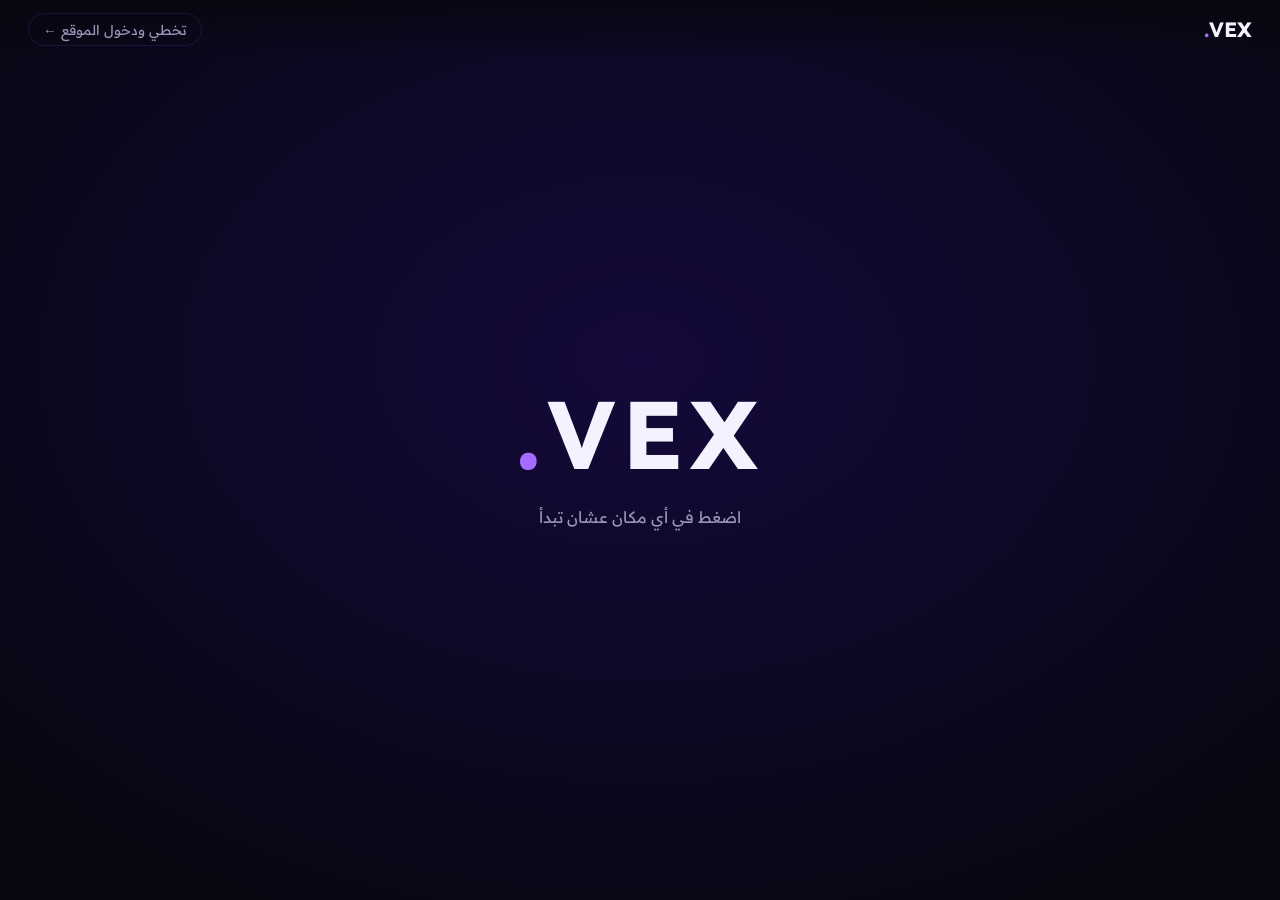
<file: intro.html>
<!DOCTYPE html>
<html lang="ar" dir="rtl">
<head>
<meta charset="UTF-8">
<meta name="viewport" content="width=device-width, initial-scale=1.0">
<title>VEX — أهلاً بيك</title>
<link rel="preconnect" href="https://fonts.googleapis.com">
<link href="https://fonts.googleapis.com/css2?family=Readex+Pro:wght@300;400;600;700;900&display=swap" rel="stylesheet">
<style>
  :root { --purple:#8B3DFF; --purple-bright:#A66BFF; --fg:#F4F2FF; --muted:#9A94B8; --border:rgba(139,61,255,.18); }
  * { margin:0; padding:0; box-sizing:border-box; }
  html, body { height:100%; }
  body { background:#06070F; color:var(--fg); font-family:'Readex Pro',sans-serif; overflow:hidden; }

  header.lab-nav {
    position:fixed; inset-inline:0; top:0; z-index:50; display:flex; align-items:center;
    justify-content:space-between; padding:16px 28px;
    background:linear-gradient(180deg, rgba(6,7,15,.85), transparent);
  }
  .logo { font-weight:900; font-size:1.3rem; color:var(--fg); text-decoration:none; }
  .logo span { color:var(--purple-bright); }
  .back-link {
    color:var(--muted); text-decoration:none; font-size:.85rem; border:1px solid var(--border);
    padding:7px 14px; border-radius:999px; transition:.2s;
  }
  .back-link:hover { color:var(--fg); border-color:var(--purple); background:rgba(139,61,255,.12); }

  /* Intro: full-viewport video, edge to edge, never cropped */
  #intro { position:relative; height:100vh; height:100svh; display:grid; place-items:center; }
  #videoWrapA {
    position:relative; width:100vw; aspect-ratio:16/9; overflow:hidden; background:#06070F;
  }
  #videoWrapA video { width:100%; height:100%; object-fit:contain; display:block; }
  #videoWrapA:fullscreen { width:100%; height:100%; aspect-ratio:auto; background:#000; }
  #titleA {
    position:absolute; top:8vh; inset-inline:0; text-align:center; z-index:3;
    font-weight:900; font-size:clamp(2rem,7vw,5.5rem); line-height:1.1; pointer-events:none;
    text-shadow:0 4px 30px rgba(6,7,15,.85), 0 1px 8px rgba(6,7,15,.6);
  }

  /* Enter gate: shown only when unmuted autoplay is blocked */
  #enterGate {
    position:fixed; inset:0; z-index:40; display:none; place-items:center; cursor:pointer;
    background:radial-gradient(120% 120% at 50% 40%, #14093A 0%, #06070F 60%);
  }
  #enterGate.show { display:grid; }
  .gate-inner { text-align:center; animation:gatePulse 2.2s ease-in-out infinite; }
  .gate-logo { font-weight:900; font-size:clamp(3rem,10vw,6rem); letter-spacing:.06em; }
  .gate-logo span { color:var(--purple-bright); }
  .gate-hint { margin-top:14px; color:var(--muted); font-size:clamp(.85rem,2vw,1rem); }
  @keyframes gatePulse { 0%,100% { opacity:.75; transform:scale(1); } 50% { opacity:1; transform:scale(1.03); } }

  /* Fade to site when the intro ends */
  #fadeOut {
    position:fixed; inset:0; z-index:60; background:#06070F; opacity:0;
    pointer-events:none; transition:opacity .8s ease;
  }
  #fadeOut.show { opacity:1; }
</style>
</head>
<body>

<!-- INTRO MODULE for the main VEX site (prepared in the lab, pending "نزل").
     Drop this file + intro-sceneA.mp4 + posters/intro-sceneA.jpg into the site
     and link/redirect to it. Video ends -> fades straight into ./ (the site). -->
<header class="lab-nav">
  <a class="logo" href="./">VEX<span>.</span></a>
  <div class="nav-links">
    <a class="back-link" href="./">تخطي ودخول الموقع ←</a>
  </div>
</header>

<div id="intro">
  <h1 id="titleA">الشغل اللي بيتشاف</h1>
  <div id="videoWrapA">
    <video id="videoA" src="intro-sceneA.mp4" poster="posters/intro-sceneA.jpg" preload="auto" muted playsinline autoplay></video>
  </div>
</div>

<div id="enterGate" role="button" aria-label="اضغط للدخول">
  <div class="gate-inner">
    <div class="gate-logo">VEX<span>.</span></div>
    <div class="gate-hint">اضغط في أي مكان عشان تبدأ</div>
  </div>
</div>
<div id="fadeOut"></div>

<script>
const videoA = document.getElementById("videoA");
const videoWrapA = document.getElementById("videoWrapA");
const enterGate = document.getElementById("enterGate"), fadeOut = document.getElementById("fadeOut");

// Sound without a button: try unmuted autoplay (works with high Media Engagement),
// otherwise hold on a cinematic enter gate; the first tap starts the intro with sound.
let introStarted = false;
async function beginIntro(withSound) {
  introStarted = true;
  enterGate.classList.remove("show");
  const portraitPhone = matchMedia("(max-width: 767px) and (orientation: portrait)").matches;
  if (portraitPhone) {
    try {
      if (videoWrapA.requestFullscreen) {
        await videoWrapA.requestFullscreen();
        try { await screen.orientation.lock("landscape"); } catch (e) {}
      } else if (videoA.webkitEnterFullscreen) {
        videoA.webkitEnterFullscreen(); // iOS: native fullscreen player, uncropped
      }
    } catch (e) {}
  }
  videoA.muted = !withSound;
  videoA.currentTime = 0;
  videoA.play().catch(() => { videoA.muted = true; videoA.play().catch(() => {}); });
}
(async () => {
  try {
    videoA.muted = false;
    await videoA.play();
    introStarted = true; // unmuted autoplay allowed (returning/high-engagement visitor)
  } catch (e) {
    videoA.muted = true;
    videoA.pause();
    enterGate.classList.add("show");
    enterGate.addEventListener("pointerdown", () => beginIntro(true), { once: true });
  }
})();

// When the intro ends, fade out and bring up the site - no extra click, nothing in between.
videoA.addEventListener("ended", () => {
  try { screen.orientation.unlock(); } catch (e) {}
  if (document.fullscreenElement) { document.exitFullscreen().catch(() => {}); }
  fadeOut.classList.add("show");
  setTimeout(() => { location.assign("./"); }, 850);
});
</script>
</body>
</html>
</file>
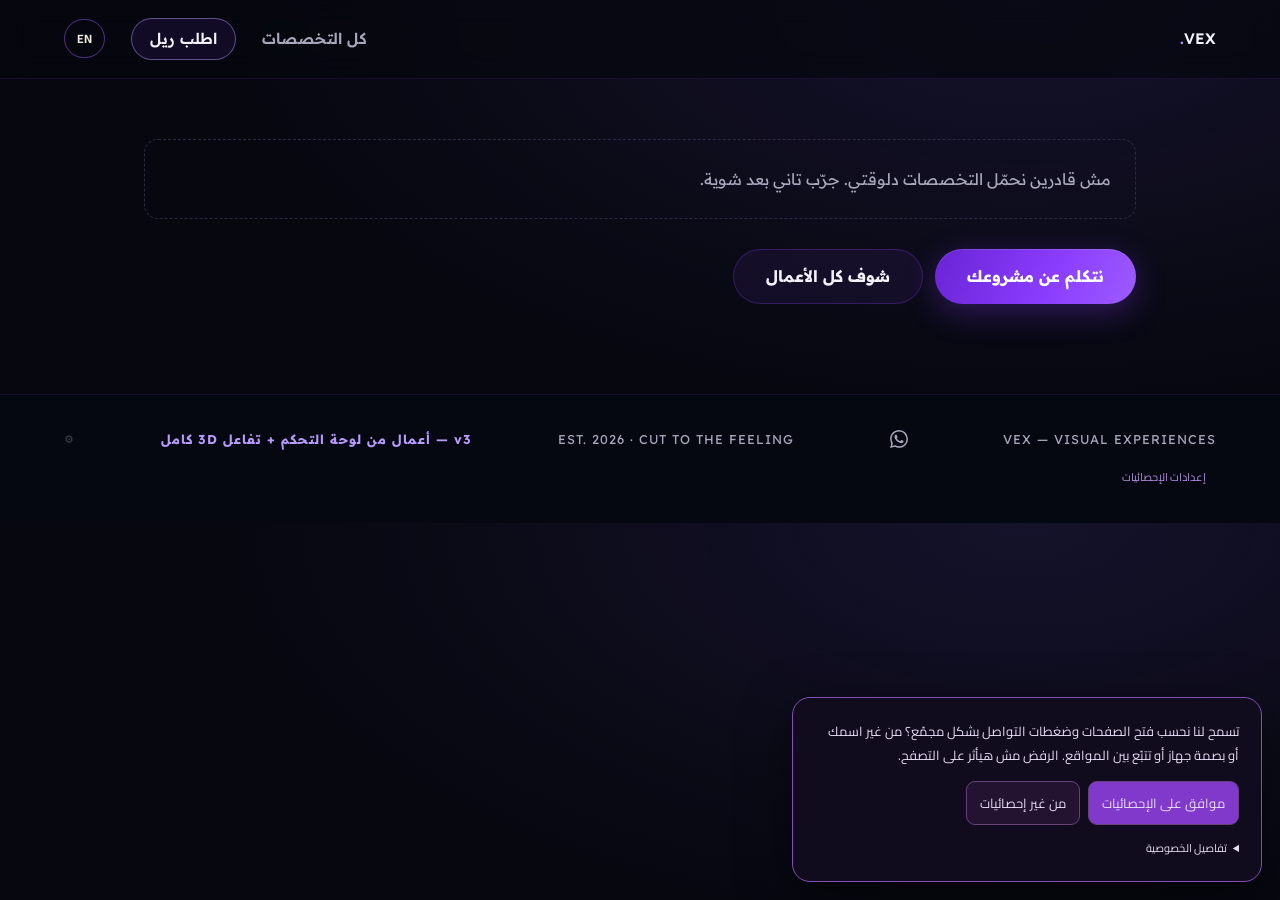
<file: niche.html>
<!DOCTYPE html>
<html lang="ar" dir="rtl">
<head>
<meta charset="UTF-8">
<meta name="viewport" content="width=device-width, initial-scale=1.0">
<title>VEX | التخصصات</title>
<meta name="description" content="تخصصات مونتاج الريلز من VEX. تفاصيل المجال وأمثلة الفيديو وقبل وبعد.">
<meta property="og:type" content="website">
<meta property="og:title" content="VEX | مونتاج ريلز لمجالك">
<meta property="og:description" content="شوف تخصصات المونتاج والأعمال من VEX.">
<meta property="og:image" content="https://aoabbtazodqpkkriitfj.supabase.co/storage/v1/object/public/covers/1795425088651-4mezma.jpg">
<meta property="og:image:width" content="1200">
<meta property="og:image:height" content="630">
<meta name="twitter:card" content="summary_large_image">
<link rel="preconnect" href="https://fonts.googleapis.com">
<link rel="preconnect" href="https://fonts.gstatic.com" crossorigin>
<link href="https://fonts.googleapis.com/css2?family=Cairo:wght@400;600;700;900&display=swap" rel="stylesheet">
<link rel="stylesheet" href="styles.css?v=premium-20261123">
<link rel="stylesheet" href="niches.css?v=vx1">
<link rel="stylesheet" href="brand.css?v=premium-20261123">
<style>#language-toggle{font:700 12px Cairo,Arial,sans-serif;color:var(--cream);background:transparent;border:1px solid #9758ec88;border-radius:30px;padding:7px 12px;cursor:pointer;white-space:nowrap}#language-toggle:hover,#language-toggle:focus-visible{background:#7e33d733;outline:2px solid #9f70ff;outline-offset:3px}html[lang=en] .hero-content,html[lang=en] .about-copy,html[lang=en] .contact-copy{text-align:left}html[lang=en] .hero-title{letter-spacing:-.035em;line-height:1.08;font-family:Arial,sans-serif}html[lang=en] .niche-detail h1,html[lang=en] .niche-detail h2{font-family:Arial,sans-serif}html[lang=en] .niche-card p{line-height:1.7}@media(max-width:640px){.nav nav{flex-wrap:wrap}#language-toggle{font-size:11px;padding:5px 9px}html[lang=en] .nav nav{gap:7px;font-size:11px}html[lang=en] .nav-cta{padding:7px 10px}}
</style>
</head>
<body class="niche-page">
<header class="nav"><a class="nav-logo" href="./" style="color:inherit;text-decoration:none">VEX<span>.</span></a><nav><a href="./#niches">كل التخصصات</a><a href="./#contact" class="nav-cta" data-contact-action>اطلب ريل</a></nav></header>
<main class="niche-detail"><div id="niche-detail"><p class="niche-empty">بنحمّل الصفحة…</p></div><div class="niche-cta"><a href="./#contact" class="btn btn-primary" data-contact-action>نتكلم عن مشروعك</a><a href="./#work" class="btn btn-ghost">شوف كل الأعمال</a></div></main>
<footer>
  <div class="footer-row">
    <span>VEX — VISUAL EXPERIENCES</span>
    <div class="footer-socials">
      <a id="social-whatsapp" href="#" target="_blank" rel="noopener" aria-label="واتساب" title="واتساب">
        <svg viewBox="0 0 24 24" width="18" height="18" fill="currentColor"><path d="M17.472 14.382c-.297-.149-1.758-.867-2.03-.967-.273-.099-.471-.148-.67.15-.197.297-.767.966-.94 1.164-.173.199-.347.223-.644.075-.297-.15-1.255-.463-2.39-1.475-.883-.788-1.48-1.761-1.653-2.059-.173-.297-.018-.458.13-.606.134-.133.297-.347.446-.52.149-.174.198-.298.297-.497.1-.198.05-.371-.025-.52-.074-.149-.669-1.612-.916-2.207-.242-.579-.487-.5-.669-.51-.173-.008-.371-.01-.57-.01-.198 0-.52.074-.792.372-.272.297-1.04 1.016-1.04 2.479 0 1.462 1.065 2.875 1.213 3.074.149.198 2.096 3.2 5.077 4.487.709.306 1.262.489 1.694.625.712.227 1.36.195 1.871.118.571-.085 1.758-.719 2.006-1.413.248-.694.248-1.289.173-1.413-.074-.124-.272-.198-.57-.347m-5.421 7.403h-.004a9.87 9.87 0 0 1-5.031-1.378l-.361-.214-3.741.982.998-3.648-.235-.374a9.86 9.86 0 0 1-1.51-5.26c.001-5.45 4.436-9.884 9.888-9.884 2.64 0 5.122 1.03 6.988 2.898a9.825 9.825 0 0 1 2.893 6.994c-.003 5.45-4.437 9.884-9.885 9.884m8.413-18.297A11.815 11.815 0 0 0 12.05 0C5.495 0 .16 5.335.157 11.892c0 2.096.547 4.142 1.588 5.945L.057 24l6.305-1.654a11.882 11.882 0 0 0 5.683 1.448h.005c6.554 0 11.89-5.335 11.893-11.893a11.821 11.821 0 0 0-3.48-8.413z"/></svg>
      </a>
      <a id="social-facebook" href="#" target="_blank" rel="noopener" aria-label="فيسبوك" title="فيسبوك" hidden>
        <svg viewBox="0 0 24 24" width="18" height="18" fill="currentColor"><path d="M24 12.073c0-6.627-5.373-12-12-12s-12 5.373-12 12c0 5.99 4.388 10.954 10.125 11.854v-8.385H7.078v-3.47h3.047V9.43c0-3.007 1.792-4.669 4.533-4.669 1.312 0 2.686.235 2.686.235v2.953H15.83c-1.491 0-1.956.925-1.956 1.874v2.25h3.328l-.532 3.47h-2.796v8.385C19.612 23.027 24 18.062 24 12.073z"/></svg>
      </a>
      <a id="social-instagram" href="#" target="_blank" rel="noopener" aria-label="إنستجرام" title="إنستجرام" hidden>
        <svg viewBox="0 0 24 24" width="18" height="18" fill="currentColor"><path d="M12 0C8.74 0 8.333.015 7.053.072 5.775.132 4.905.333 4.14.63c-.789.306-1.459.717-2.126 1.384S.935 3.35.63 4.14C.333 4.905.131 5.775.072 7.053.012 8.333 0 8.74 0 12s.015 3.667.072 4.947c.06 1.277.261 2.148.558 2.913.306.788.717 1.459 1.384 2.126.667.666 1.336 1.079 2.126 1.384.766.296 1.636.499 2.913.558C8.333 23.988 8.74 24 12 24s3.667-.015 4.947-.072c1.277-.06 2.148-.262 2.913-.558.788-.306 1.459-.718 2.126-1.384.666-.667 1.079-1.335 1.384-2.126.296-.765.499-1.636.558-2.913.06-1.28.072-1.687.072-4.947s-.015-3.667-.072-4.947c-.06-1.277-.262-2.149-.558-2.913-.306-.789-.718-1.459-1.384-2.126C21.319 1.347 20.651.935 19.86.63c-.765-.297-1.636-.499-2.913-.558C15.667.012 15.26 0 12 0zm0 2.16c3.203 0 3.585.016 4.85.071 1.17.055 1.805.249 2.227.415.562.217.96.477 1.382.896.419.42.679.819.896 1.381.164.422.36 1.057.413 2.227.057 1.266.07 1.646.07 4.85s-.015 3.585-.074 4.85c-.061 1.17-.256 1.805-.421 2.227-.224.562-.479.96-.899 1.382-.419.419-.824.679-1.38.896-.42.164-1.065.36-2.235.413-1.274.057-1.649.07-4.859.07-3.211 0-3.586-.015-4.859-.074-1.171-.061-1.816-.256-2.236-.421-.569-.224-.96-.479-1.379-.899-.421-.419-.69-.824-.9-1.38-.165-.42-.359-1.065-.42-2.235-.045-1.26-.061-1.649-.061-4.844 0-3.196.016-3.586.061-4.861.061-1.17.255-1.814.42-2.234.21-.57.479-.96.9-1.381.419-.419.81-.689 1.379-.898.42-.166 1.051-.361 2.221-.421 1.275-.045 1.65-.06 4.859-.06zm0 3.678a6.162 6.162 0 1 0 0 12.324 6.162 6.162 0 1 0 0-12.324zM12 16c-2.21 0-4-1.79-4-4s1.79-4 4-4 4 1.79 4 4-1.79 4-4 4zm7.846-10.405a1.441 1.441 0 0 1-2.88 0 1.44 1.44 0 0 1 2.88 0z"/></svg>
      </a>
    </div>
    <span>EST. 2026 · CUT TO THE FEELING</span>
    <span class="version">v3 — أعمال من لوحة التحكم + تفاعل 3D كامل</span> <a href="admin.html" style="opacity:.35;font-size:11px;color:inherit;text-decoration:none" title="لوحة التحكم">⚙</a>
  </div>
</footer>
<script>
(async()=>{try{const r=await fetch('https://aoabbtazodqpkkriitfj.supabase.co/rest/v1/site_links?select=key,url',{headers:{apikey:'sb_publishable_PKo1mx_pBxg16R8y2_6y6Q_aGRWWDU4'},cache:'no-store'});if(!r.ok)throw Error('links');const rows=await r.json();for(const k of ['whatsapp','facebook','instagram']){const row=rows.find(v=>v.key===k);const a=document.getElementById('social-'+k);if(row?.url&&a){a.href=row.url;a.hidden=false;if(k==='whatsapp'){document.querySelectorAll('[data-contact-action]').forEach(b=>{b.href=row.url;b.target='_blank';b.rel='noopener noreferrer'})}}}}catch(e){console.warn('social links unavailable',e)}})();
</script>
<script src="vex-player.js?v=1"></script><script src="niches.js?v=vx5"></script>
<script>(()=>{'use strict';
const pairs=[['مطاعم وكافيهات','Restaurants & cafés'],['مونتاج ريلز للمطاعم والكافيهات.','Reel editing for restaurants and cafés.'],['القهوة | قبل وبعد','Coffee | Before & after'],['مقارنة قبل وبعد المونتاج، بكابشن عربي وعناصر موشن. ١٤ ثانية · 9:16.','Before and after editing, with Arabic captions and motion graphics. 14 seconds · 9:16.'],['الفيديوهات','Videos'],

['الأعمال','Work'],['التخصصات','Playlists'],['عنّي','About'],['اطلب ريل','Start a project'],['تخطي / Skip ↗','Skip ↗'],['مش مجرد فيديو.','More than a video.'],['دي تجربة.','An experience.'],['مونتاج ريلز بإيقاع محسوب، وتفاصيل تخلي كل ثانية ليها معنى.','Reels with deliberate rhythm and details that make every second count.'],['شوف الشغل','Explore the work'],['اطلب ريل دلوقتي','Start your reel'],['✦ جرّب تسحب المشهد وتدوس على الحاجات الطايرة','✦ Drag the scene and tap the floating objects'],['شغلي، حسب مجالك','Work for your world'],['اختار البلاي ليست الأقرب لمشروعك وشوف الشغل من جواها.','Choose a playlist that fits your project. Explore the work inside.'],['الفكرة تستحق تتقدم صح','Your idea deserves the right cut'],['أنا VEX Editor. بشتغل على تحويل اللقطات الخام لفيديو متماسك — سريع لما يحتاج، وهادي لما اللحظة تستاهل. الهدف مش مؤثرات أكتر؛ الهدف إن الرسالة توصل وتفضل في الذاكرة.','I am VEX Editor. I turn raw footage into a clear, cohesive video. Fast when it needs energy. Quiet when the moment calls for it. The goal is not more effects. It is a message that stays with you.'],['إيقاع يخدم القصة','Rhythm that serves the story'],['تفاصيل بصرية محسوبة','Intentional visual details'],['تواصل واضح من البداية','Clear communication from day one'],['خلّي فكرتك تتحرك','Put your idea in motion'],['أسرع طريقة توصل بيها: رسالة واتساب على طول. ولو تحب تبعت تفاصيل مشروعك مكتوبة، الفورم تحت.','The fastest way to reach me is WhatsApp. Prefer to write out your project? Use the request form below.'],['كلمني واتساب','Message me on WhatsApp'],['أو املأ فورم الطلب ↗','Or fill out the project form ↗'],['كل التخصصات','All playlists'],['بنحمّل الصفحة…','Loading playlist…'],['نتكلم عن مشروعك','Talk about your project'],['شوف كل الأعمال','Explore all work'],['VEX / التخصصات','VEX / PLAYLISTS'],['الأمثلة وقبل / بعد','Work and before / after'],['قبل المونتاج','Before editing'],['بعد المونتاج','After editing'],['الفيديو','Video'],['مفيش فيديو مضاف لسه.','No video added yet.'],['شاهد الفيديو ↗','Watch video ↗'],['الصفحة مش موجودة','Playlist not found'],['ممكن تكون اتشالت أو لسه مش منشورة.','It may have been removed or is not published yet.'],['الأمثلة هتتضاف هنا قريب. تقدر تشوف الأعمال الحالية من الصفحة الرئيسية.','Examples are coming soon. Explore the current work on the home page.'],['مش قادرين نحمّل التخصصات دلوقتي. جرّب تاني بعد شوية.','Playlists could not load. Please try again shortly.'],['دكاترة الأسنان','Dentistry'],['العقارات','Real estate'],['البودكاست','Podcasts'],['الأثاث والديكور','Furniture & interiors'],['أخرى','Other projects'],['سوشيال ميديا','Social media'],['مونتاج ريلز لمحتوى عيادات الأسنان.','Reel editing for dental clinics.'],['مونتاج ريلز للعقارات والجولات المصورة.','Reel editing for property and video tours.'],['تحويل لحظات الحوار لمقاطع قصيرة.','Turning conversations into short clips.'],['المهندس علاء 2 — ريل','Alaa | Furniture reel 2'],['ريل أثاث | المهندس علاء','Alaa | Furniture reel'],['مونتاجي — ريل 2','My edit | Reel 2'],['شركه طابعات و احبلر— ريل','Printers & ink | Reel'],['مونتاج كامل: إيقاع، انتقالات، وألوان.','Full edit: pacing, transitions and colour.'],['قطع سريع على البيت مع كابشن متزامن.','Fast beat cuts with synced captions.'],['ستايل هادئ وخفيف يوصل الرساله وع الحفاظ على اللوان وهويه العميل 💜','A calm, light edit that keeps the message clear and the client\'s colours and identity intact. 💜'],['ريل دعائي لكنبة كورنر مودرن بنعرض تفاصيلها من قريب','A promotional reel exploring the details of a modern corner sofa.'],['v3 — أعمال من لوحة التحكم + تفاعل 3D كامل','v3 · Portfolio & interactive 3D']];
const ar=new Map(pairs),en=new Map(pairs.map(([a,b])=>[b,a]));let lang;try{lang=localStorage.getItem('vex-language')}catch{}lang=lang==='en'?'en':'ar';
const originals=new WeakMap();let queued=false;
function apply(){document.documentElement.lang=lang;document.documentElement.dir=lang==='en'?'ltr':'rtl';document.title=document.body.classList.contains('niche-page')?(lang==='en'?'VEX | Playlists':'VEX | التخصصات'):(lang==='en'?'VEX | Reel editing & visual experiences':'VEX | مونتاج ريلز');
 const walker=document.createTreeWalker(document.body,NodeFilter.SHOW_TEXT,{acceptNode:n=>n.parentElement.closest('script,style,svg,#language-toggle')?NodeFilter.FILTER_REJECT:NodeFilter.FILTER_ACCEPT});let n;while(n=walker.nextNode()){let original=originals.get(n);if(!original){original=n.textContent;originals.set(n,original)}const key=original.trim();let translated=lang==='en'?ar.get(key):undefined;if(lang==='en'&&!translated&&/^\d+ فيديو · افتح البلاي ليست ←$/.test(key))translated=key.match(/^\d+/)[0]+' videos · Explore playlist →';n.textContent=translated||original;}
 const b=document.getElementById('language-toggle');if(b){b.textContent=lang==='ar'?'EN':'العربية';b.setAttribute('aria-label',lang==='ar'?'Switch to English':'التبديل للعربية');} }
const b=document.createElement('button');b.id='language-toggle';b.type='button';b.onclick=()=>{lang=lang==='ar'?'en':'ar';try{localStorage.setItem('vex-language',lang)}catch{}apply()};document.querySelector('.nav nav').append(b);apply();new MutationObserver(ms=>{if(ms.some(m=>m.type==='childList'&&[...m.addedNodes].some(n=>n.nodeType===1))&&!queued){queued=true;queueMicrotask(()=>{queued=false;apply()})}}).observe(document.body,{childList:true,subtree:true});
})();
</script>
<script>(()=>{'use strict';const endpoint='https://aoabbtazodqpkkriitfj.supabase.co/rest/v1/rpc/vex_count';const key='sb_publishable_PKo1mx_pBxg16R8y2_6y6Q_aGRWWDU4';let choice;try{choice=localStorage.getItem('vex-stats-choice')}catch{}let counted=false,lastClick=0;const en=()=>document.documentElement.lang==='en';const t=(a,b)=>en()?b:a;const page=()=>new URLSearchParams(location.search).get('slug')||'home';function send(event){if(choice!=='yes'||navigator.doNotTrack==='1'||navigator.globalPrivacyControl)return;fetch(endpoint,{method:'POST',headers:{apikey:key,'Content-Type':'application/json'},body:JSON.stringify({p_event:event,p_page:page()}),keepalive:true}).catch(()=>{})}function opened(){if(counted)return;counted=true;send('page_open');if(page()!=='home')send('playlist_open')}
const css=document.createElement('style');css.textContent='.stats-box{position:fixed;bottom:18px;right:18px;z-index:8500;width:470px;max-width:calc(100vw - 36px);max-height:80vh;overflow:auto;padding:22px;border:1px solid #8450b8;border-radius:18px;background:#110c1ef8;color:#e8ddf6;box-shadow:0 15px 50px #0008;font:13px Cairo,Arial,sans-serif}.stats-box p{line-height:1.8;margin:0 0 14px}.stats-box button{cursor:pointer;font:inherit;color:inherit;background:#231330;border:1px solid #67417f;border-radius:9px;padding:9px 13px;margin-inline-end:8px}.stats-box button[data-choice=yes]{background:#8139cc}.stats-box details{font-size:11px;line-height:1.9;margin-top:13px}.stats-box summary{cursor:pointer}.stats-settings{font:11px Cairo,Arial;color:#b68ee3;background:none;border:0;cursor:pointer;padding:10px}';document.head.append(css);
function show(){document.querySelector('.stats-box')?.remove();const box=document.createElement('section');box.className='stats-box';const p=document.createElement('p');p.textContent=t('تسمح لنا نحسب فتح الصفحات وضغطات التواصل بشكل مجمّع؟ من غير اسمك أو بصمة جهاز أو تتبّع بين المواقع. الرفض مش هيأثر على التصفح.','Allow aggregate page-open and contact-click counts? No names, device fingerprints or cross-site tracking. Refusing will not affect browsing.');box.append(p);for(const [value,ar,eng]of[['yes','موافق على الإحصائيات','Allow analytics'],['no','من غير إحصائيات','No analytics']]){const b=document.createElement('button');b.type='button';b.dataset.choice=value;b.textContent=t(ar,eng);b.onclick=()=>{choice=value;try{localStorage.setItem('vex-stats-choice',value)}catch{}box.remove();if(value==='yes')opened()};box.append(b)}const details=document.createElement('details'),sum=document.createElement('summary'),text=document.createElement('p');sum.textContent=t('تفاصيل الخصوصية','Privacy details');text.textContent=t('بنخزن يوم + نوع الحدث + اسم الصفحة أو البلاي ليست + عداد، لمدة ٩٠ يوم. الأرقام لحمزة فقط. لا أسماء أو إيميلات أو رسائل أو IP في جدول الإحصائيات. GitHub وSupabase ممكن يعالجوا سجلات تقنية مثل IP لتشغيل وحماية الخدمة. اختيارك محفوظ على جهازك، وتقدر تغيره من إعدادات الإحصائيات في الفوتر. الأرقام لمرات الفتح والضغط مش لأشخاص مختلفين أو رسائل مؤكدة.','We store date, event type, page or playlist key and a counter for 90 days. Only Hamza can read the totals. No names, emails, messages or IPs in the analytics table. GitHub and Supabase may process technical logs such as IP addresses to run and protect their services. Your choice stays on your device. Change it in footer analytics settings. Counts are opens and clicks, not unique people or confirmed messages.');details.append(sum,text);box.append(details);document.body.append(box)}
const settings=document.createElement('button');settings.type='button';settings.className='stats-settings';settings.textContent=t('إعدادات الإحصائيات','Analytics settings');settings.onclick=show;(document.querySelector('footer')||document.body).append(settings);document.addEventListener('click',e=>{const a=e.target.closest('a');if(!a)return;try{const u=new URL(a.href);if(['wa.me','api.whatsapp.com'].includes(u.hostname)&&Date.now()-lastClick>3000){lastClick=Date.now();send('whatsapp_click')}}catch{}});let lastLanguage=document.documentElement.lang;new MutationObserver(()=>{if(lastLanguage===document.documentElement.lang)return;lastLanguage=document.documentElement.lang;settings.textContent=t('إعدادات الإحصائيات','Analytics settings');if(document.querySelector('.stats-box'))show()}).observe(document.documentElement,{attributes:true,attributeFilter:['lang']});if(!choice&&navigator.doNotTrack!=='1'&&!navigator.globalPrivacyControl)show();else if(choice==='yes')opened();})();</script>
<script>
(()=>{if(!matchMedia('(pointer:fine) and (hover:hover)').matches||matchMedia('(prefers-reduced-motion:reduce)').matches)return;const style=document.createElement('style');style.textContent='#vex-cursor{position:fixed;width:25px;height:25px;border:1px solid #bc8aff;border-radius:50%;pointer-events:none;z-index:99999;transform:translate(-50%,-50%);transition:width .14s,height .14s,background .14s;box-shadow:0 0 18px #9a4bfa33}#vex-cursor.over-link{width:43px;height:43px;background:#a264fa17;border-color:#dac0ff}#vex-cursor.is-down{width:18px;height:18px;background:#aa70f844}';document.head.append(style);const c=document.createElement('div');c.id='vex-cursor';c.hidden=true;document.body.append(c);document.addEventListener('pointermove',e=>{c.hidden=false;c.style.left=e.clientX+'px';c.style.top=e.clientY+'px';c.classList.toggle('over-link',!!e.target.closest('a,button'))},{passive:true});document.addEventListener('pointerdown',()=>c.classList.add('is-down'));document.addEventListener('pointerup',()=>c.classList.remove('is-down'));document.addEventListener('pointerout',e=>{if(!e.relatedTarget)c.hidden=true});window.addEventListener('blur',()=>c.hidden=true)})();
</script>
</body>
</html>
</file>
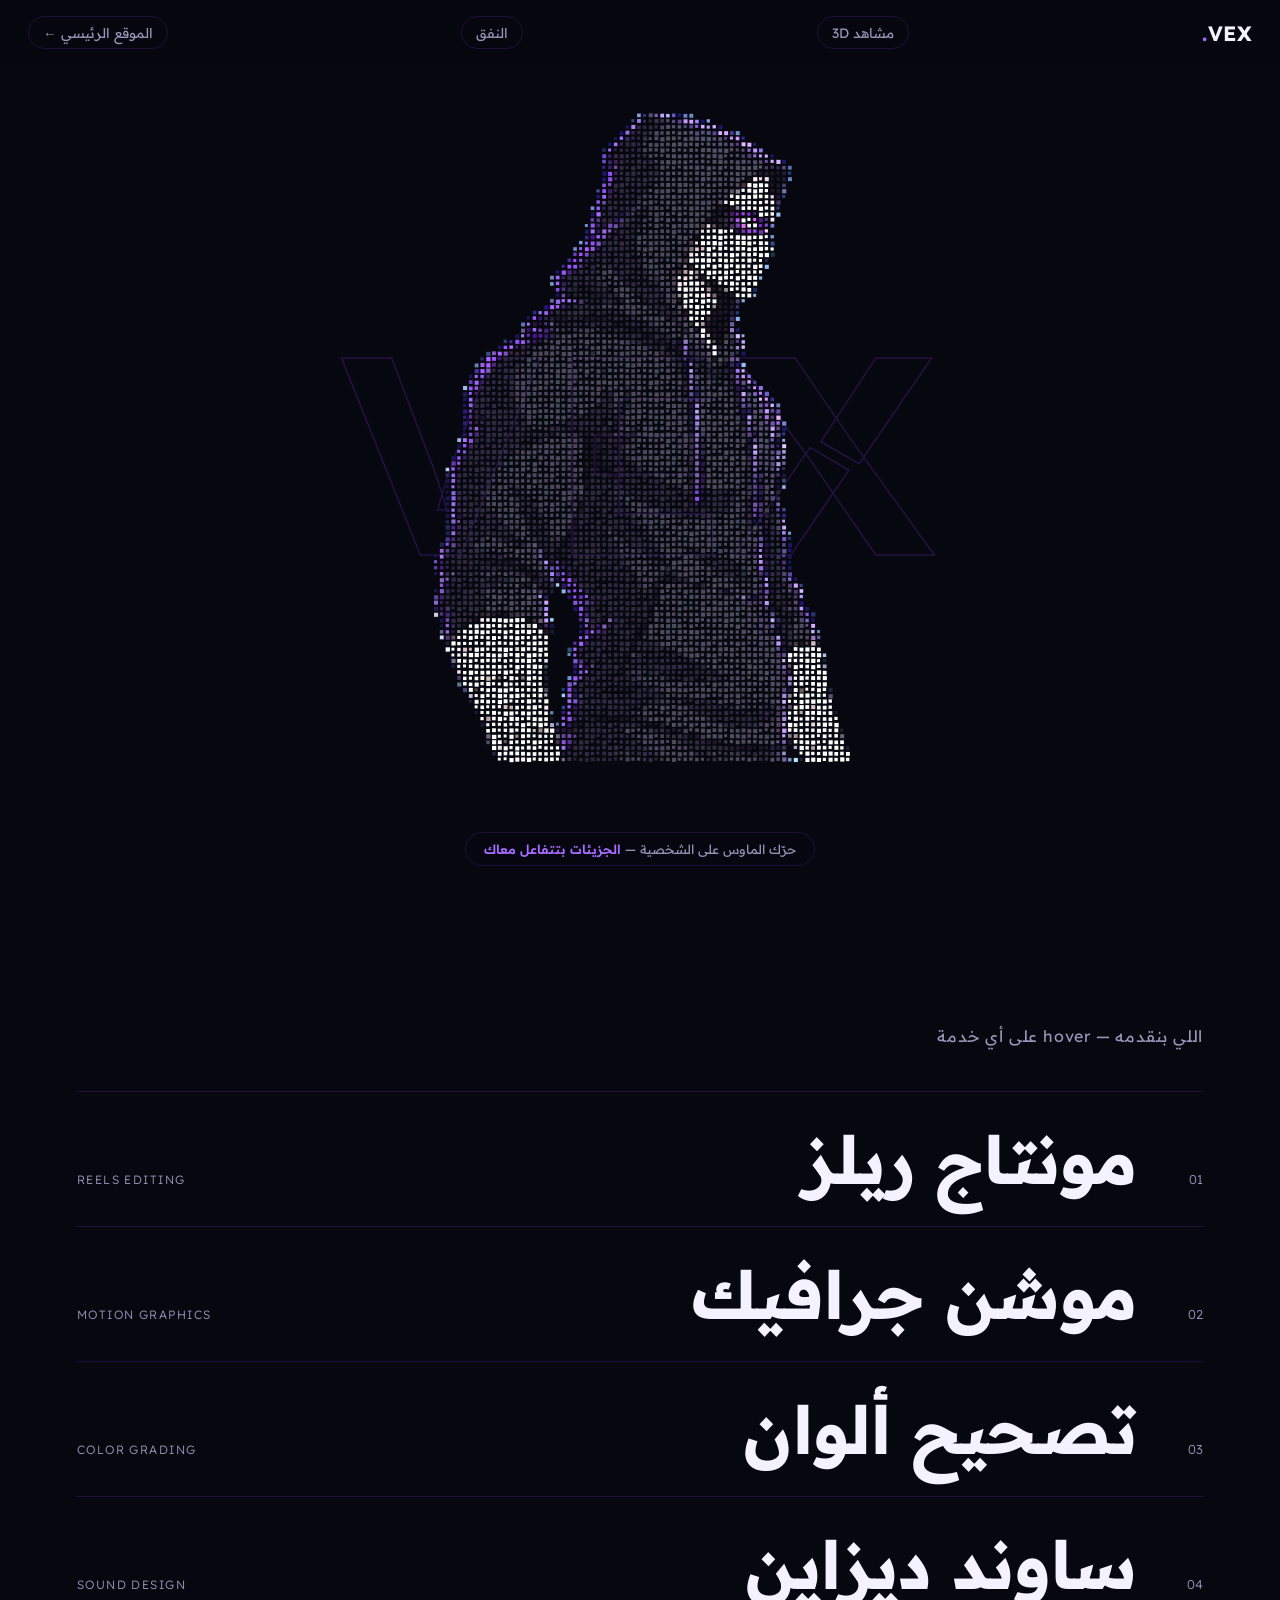
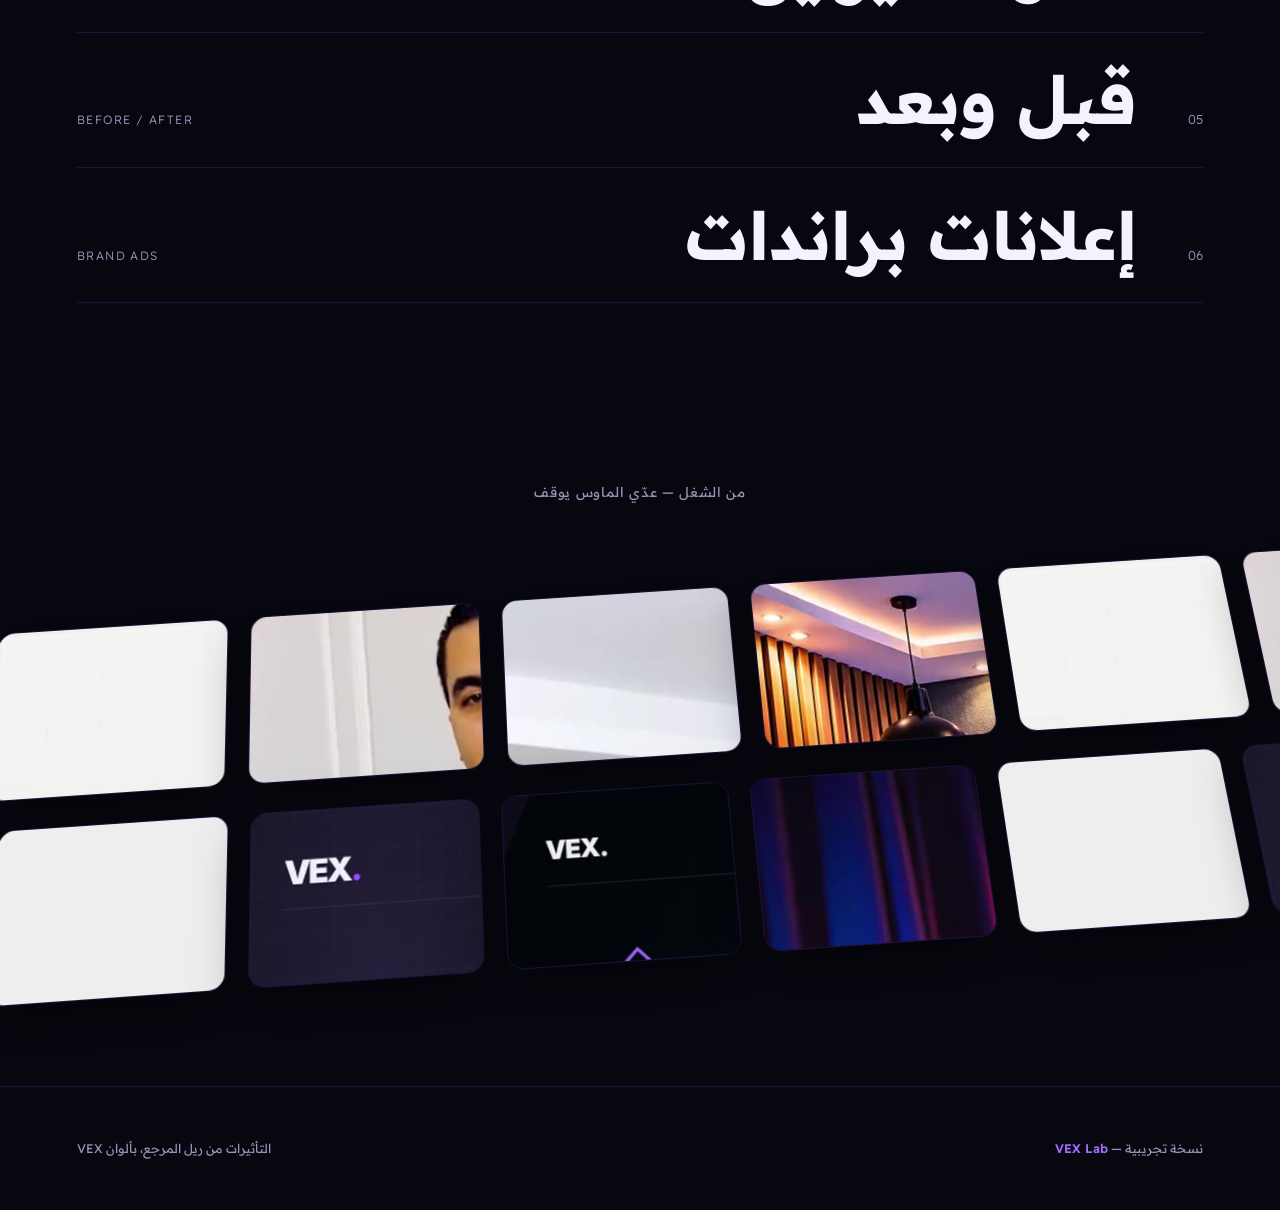
<file: particles.html>
<!DOCTYPE html>
<html lang="ar" dir="rtl">
<head>
<meta charset="UTF-8">
<meta name="viewport" content="width=device-width, initial-scale=1.0">
<title>VEX Lab — تجربة التفاعل</title>
<link rel="preconnect" href="https://fonts.googleapis.com">
<link href="https://fonts.googleapis.com/css2?family=Readex+Pro:wght@300;400;600;700;900&display=swap" rel="stylesheet">
<style>
  :root {
    --bg: #06070F; --bg2: #0B0D1A; --purple: #8B3DFF; --purple-bright: #A66BFF;
    --fg: #F4F2FF; --muted: #9A94B8; --border: rgba(139,61,255,.18);
  }
  * { margin:0; padding:0; box-sizing:border-box; }
  html { scroll-behavior:smooth; }
  body { background:var(--bg); color:var(--fg); font-family:'Readex Pro',sans-serif; overflow-x:hidden; }

  header.lab-nav {
    position:fixed; inset-inline:0; top:0; z-index:50; display:flex; align-items:center;
    justify-content:space-between; padding:16px 28px;
    background:linear-gradient(180deg, rgba(6,7,15,.85), transparent);
  }
  .logo { font-weight:900; font-size:1.3rem; letter-spacing:.5px; color:var(--fg); text-decoration:none; }
  .logo span { color:var(--purple-bright); }
  .back-link {
    color:var(--muted); text-decoration:none; font-size:.85rem; border:1px solid var(--border);
    padding:7px 14px; border-radius:999px; transition:.2s;
  }
  .back-link:hover { color:var(--fg); border-color:var(--purple); background:rgba(139,61,255,.12); }

  /* ===== Section 1: particle dissolve hero ===== */
  .phero { position:relative; height:100vh; height:100svh; overflow:hidden; }
  #pcanvas { position:absolute; inset:0; width:100%; height:100%; display:block; cursor:crosshair; }
  .phero .giant {
    position:absolute; inset:0; display:flex; align-items:center; justify-content:center;
    pointer-events:none; z-index:1;
  }
  .phero .giant span {
    font-weight:900; font-size:clamp(6rem, 22vw, 20rem); line-height:1;
    color:transparent; -webkit-text-stroke:1.5px rgba(139,61,255,.22);
    letter-spacing:.02em; user-select:none;
  }
  #pcanvas { z-index:2; }
  .hint {
    position:absolute; bottom:34px; inset-inline:0; display:flex; justify-content:center; z-index:3; pointer-events:none;
  }
  .hint span {
    font-size:.8rem; color:var(--muted); border:1px solid var(--border); border-radius:999px;
    padding:8px 18px; background:rgba(6,7,15,.6); backdrop-filter:blur(8px);
  }
  .hint b { color:var(--purple-bright); font-weight:600; }

  /* ===== Section 2: interactive services list (mondragon style) ===== */
  .services { padding:14vh 6vw 10vh; position:relative; }
  .services h2 { font-size:clamp(.85rem,1.4vw,1rem); color:var(--muted); font-weight:400; margin-bottom:5vh; letter-spacing:.05em; }
  .svc-row {
    display:flex; align-items:baseline; gap:3vw; padding:3.2vh 0; border-top:1px solid var(--border);
    text-decoration:none; color:var(--fg); position:relative; cursor:pointer;
  }
  .svc-row:last-child { border-bottom:1px solid var(--border); }
  .svc-idx { font-size:.8rem; color:var(--muted); min-width:2.2em; font-weight:300; }
  .svc-word {
    font-size:clamp(1.7rem, 5.2vw, 4.2rem); font-weight:700; line-height:1.15;
    transition:transform .35s cubic-bezier(.2,.8,.2,1), color .35s;
  }
  .svc-en {
    margin-inline-start:auto; font-size:.75rem; color:var(--muted); font-weight:300;
    letter-spacing:.12em; text-transform:uppercase; transition:color .3s;
  }
  .svc-row:hover .svc-word { transform:translateX(-14px); color:var(--purple-bright); }
  .svc-row:hover .svc-en { color:var(--fg); }
  #floatPreview {
    position:fixed; z-index:40; width:min(300px, 34vw); aspect-ratio:4/3; border-radius:14px;
    overflow:hidden; pointer-events:none; opacity:0; transform:scale(.85) rotate(-4deg);
    transition:opacity .25s, transform .35s cubic-bezier(.2,.8,.2,1);
    border:1px solid var(--border); box-shadow:0 24px 70px rgba(139,61,255,.35);
  }
  #floatPreview.on { opacity:1; transform:scale(1) rotate(-4deg); }
  #floatPreview img { width:100%; height:100%; object-fit:cover; display:block; }

  /* ===== Section 3: 3D tilted marquee ===== */
  .ribbon { padding:10vh 0 14vh; overflow:hidden; position:relative; }
  .ribbon h2 { text-align:center; font-size:.85rem; color:var(--muted); font-weight:400; margin-bottom:7vh; letter-spacing:.05em; }
  .tilt-scene { perspective:1100px; direction:ltr; }
  .tilt-row { display:flex; gap:22px; width:max-content; transform:rotateX(14deg) rotateZ(-4deg); margin-bottom:26px; will-change:transform; }
  .mtrack { display:flex; gap:22px; animation:slide 36s linear infinite; }
  .tilt-row.rev .mtrack { animation-direction:reverse; }
  .tilt-row:hover .mtrack { animation-play-state:paused; }
  @keyframes slide { to { transform:translateX(calc(-50% - 11px)); } }
  .mcard {
    width:230px; aspect-ratio:4/3; border-radius:16px; overflow:hidden; flex:0 0 auto;
    border:1px solid var(--border); box-shadow:0 18px 50px rgba(0,0,0,.5), 0 0 0 rgba(139,61,255,0);
    transition:box-shadow .3s, transform .3s;
  }
  .mcard:hover { transform:translateY(-8px) scale(1.03); box-shadow:0 26px 60px rgba(139,61,255,.4); }
  .mcard img { width:100%; height:100%; object-fit:cover; display:block; }

  footer { padding:6vh 6vw; border-top:1px solid var(--border); display:flex; justify-content:space-between; color:var(--muted); font-size:.78rem; }
  footer b { color:var(--purple-bright); font-weight:600; }

  @media (max-width:768px) {
    .svc-en { display:none; }
    #floatPreview { width:52vw; }
    .mcard { width:170px; }
  }
</style>
</head>
<body>

<header class="lab-nav">
  <a class="logo" href="./">VEX<span>.</span></a>
  <a class="back-link" href="scenes.html">مشاهد 3D</a>
  <a class="back-link" href="tunnel.html">النفق</a>
  <a class="back-link" href="./">الموقع الرئيسي ←</a>
</header>

<!-- 1 — particle dissolve hero -->
<section class="phero" id="phero">
  <div class="giant"><span>VEX</span></div>
  <canvas id="pcanvas"></canvas>
  <div class="hint"><span>حرّك الماوس على الشخصية — <b>الجزيئات بتتفاعل معاك</b></span></div>
</section>

<!-- 2 — interactive services list -->
<section class="services" id="services">
  <h2>اللي بنقدمه — hover على أي خدمة</h2>
  <div id="svcList"></div>
</section>
<div id="floatPreview"><img alt=""></div>

<!-- 3 — 3D tilted marquee -->
<section class="ribbon">
  <h2>من الشغل — عدّي الماوس يوقف</h2>
  <div class="tilt-scene">
    <div class="tilt-row" id="row1"></div>
    <div class="tilt-row rev" id="row2"></div>
  </div>
</section>

<footer>
  <span>نسخة تجريبية — <b>VEX Lab</b></span>
  <span>التأثيرات من ريل المرجع، بألوان VEX</span>
</footer>

<script>
"use strict";
const isMobile = innerWidth < 768 || /Mobi|Android/i.test(navigator.userAgent);
const params = new URLSearchParams(location.search);
const RECORD = params.has("record");

/* ============ 1) PARTICLE DISSOLVE ============ */
const canvas = document.getElementById("pcanvas");
const ctx = canvas.getContext("2d");
let particles = [], W = 0, H = 0, DPR = 1;
const mouse = { x: -9999, y: -9999, active: false };
const REP_R = isMobile ? 110 : 150;      // repulsion radius (css px)
const REP_F = isMobile ? 14 : 20;        // repulsion force
const SPRING = 0.028, DAMP = 0.875;

function buildParticles(img) {
  const off = document.createElement("canvas");
  const iw = img.naturalWidth, ih = img.naturalHeight;
  off.width = iw; off.height = ih;
  const octx = off.getContext("2d", { willReadFrequently: true });
  octx.drawImage(img, 0, 0);
  const data = octx.getImageData(0, 0, iw, ih).data;

  const hero = document.getElementById("phero");
  W = hero.clientWidth; H = hero.clientHeight;
  DPR = RECORD ? 1 : Math.min(devicePixelRatio || 1, 2);
  canvas.width = W * DPR; canvas.height = H * DPR;
  ctx.setTransform(DPR, 0, 0, DPR, 0, 0);

  const targetH = Math.min(H * 0.74, 660);
  const scale = targetH / ih;
  const dispW = iw * scale;
  const ox = (W - dispW) / 2, oy = (H - targetH) / 2 - H * 0.02;
  const step = isMobile ? 5 : 4;         // sample grid in image px
  const dot = Math.max(1.1, step * scale * 0.62);

  particles = [];
  for (let y = 0; y < ih; y += step) {
    for (let x = 0; x < iw; x += step) {
      const a = data[(y * iw + x) * 4 + 3];
      if (a < 120) continue;
      const i = (y * iw + x) * 4;
      const hx = ox + x * scale, hy = oy + y * scale;
      particles.push({
        hx, hy, x: hx, y: hy, vx: 0, vy: 0,
        c: `rgb(${Math.min(255, data[i] * 1.9 + 26) | 0},${Math.min(255, data[i+1] * 1.9 + 22) | 0},${Math.min(255, data[i+2] * 1.9 + 34) | 0})`,
        s: dot * (0.8 + Math.random() * 0.4),
        seed: Math.random() * Math.PI * 2
      });
    }
  }
}

function frame(tms) {
  const t = tms / 1000;
  ctx.clearRect(0, 0, W, H);
  // cursor glow
  if (mouse.active && !RECORD) {
    const g = ctx.createRadialGradient(mouse.x, mouse.y, 0, mouse.x, mouse.y, REP_R * 1.6);
    g.addColorStop(0, "rgba(139,61,255,.14)");
    g.addColorStop(1, "rgba(139,61,255,0)");
    ctx.fillStyle = g;
    ctx.fillRect(mouse.x - REP_R * 1.6, mouse.y - REP_R * 1.6, REP_R * 3.2, REP_R * 3.2);
  }
  const R2 = REP_R * REP_R;
  for (let i = 0; i < particles.length; i++) {
    const p = particles[i];
    const dx = p.x - mouse.x, dy = p.y - mouse.y;
    const d2 = dx * dx + dy * dy;
    if (d2 < R2 && d2 > 0.01) {
      const d = Math.sqrt(d2);
      const f = (1 - d / REP_R) ** 2 * REP_F;
      p.vx += (dx / d) * f; p.vy += (dy / d) * f;
    }
    p.vx += (p.hx - p.x) * SPRING; p.vy += (p.hy - p.y) * SPRING;
    p.vx *= DAMP; p.vy *= DAMP;
    p.x += p.vx; p.y += p.vy;
    // idle shimmer (subtle drift when calm)
    const spd = Math.abs(p.vx) + Math.abs(p.vy);
    const wob = spd < 0.6 ? Math.sin(t * 1.6 + p.seed) * 0.35 : 0;
    ctx.fillStyle = p.c;
    ctx.fillRect(p.x, p.y + wob, p.s, p.s);
  }
  requestAnimationFrame(frame);
}

function setMouse(cx, cy) {
  const r = canvas.getBoundingClientRect();
  mouse.x = cx - r.left; mouse.y = cy - r.top; mouse.active = true;
}
addEventListener("pointermove", e => setMouse(e.clientX, e.clientY), { passive: true });
addEventListener("pointerleave", () => { mouse.active = false; mouse.x = mouse.y = -9999; });
addEventListener("touchmove", e => { const t = e.touches[0]; setMouse(t.clientX, t.clientY); }, { passive: true });
addEventListener("touchend", () => { mouse.active = false; mouse.x = mouse.y = -9999; });

const img = new Image();
img.src = "mummy-drawn.webp";
img.onload = () => { buildParticles(img); requestAnimationFrame(frame); if (RECORD) startRecording(); };
let rsz; addEventListener("resize", () => { clearTimeout(rsz); rsz = setTimeout(() => buildParticles(img), 180); });

/* ============ record mode (?record) — synthetic cursor + MediaRecorder ============ */
function startRecording() {
  const stream = canvas.captureStream(60);
  const mime = MediaRecorder.isTypeSupported("video/webm;codecs=vp9") ? "video/webm;codecs=vp9" : "video/webm";
  const rec = new MediaRecorder(stream, { mimeType: mime, videoBitsPerSecond: 4_000_000 });
  const chunks = [];
  rec.ondataavailable = e => chunks.push(e.data);
  rec.onstop = () => {
    const blob = new Blob(chunks, { type: "video/webm" });
    const fr = new FileReader();
    fr.onload = () => { window.__rec = fr.result; window.__recDone = true; };
    fr.readAsDataURL(blob);
  };
  // synthetic cursor: sweeps + circles through the figure
  const t0 = performance.now(), DUR = 6500;
  function drive(now) {
    const p = Math.min(1, (now - t0) / DUR);
    const a = p * Math.PI * 4.2;                       // ~2 loops
    const rad = Math.min(W, H) * (0.16 + 0.22 * Math.sin(p * Math.PI * 3));
    mouse.x = W / 2 + Math.cos(a) * rad;
    mouse.y = H / 2 + Math.sin(a * 1.3) * rad * 0.8;
    mouse.active = true;
    if (p < 1) requestAnimationFrame(drive);
    else { mouse.active = false; setTimeout(() => rec.stop(), 400); }
  }
  setTimeout(() => { rec.start(); requestAnimationFrame(drive); }, 1200);
}

/* ============ 2) SERVICES LIST + cursor-follow preview ============ */
const SVCS = [
  { ar: "مونتاج ريلز",  en: "Reels Editing",   img: "1-vxw1.jpg" },
  { ar: "موشن جرافيك",  en: "Motion Graphics", img: "2-vxw2.jpg" },
  { ar: "تصحيح ألوان",  en: "Color Grading",   img: "2-vxw5.jpg" },
  { ar: "ساوند ديزاين", en: "Sound Design",    img: "2-vxw6.jpg" },
  { ar: "قبل وبعد",     en: "Before / After",  img: "3-vxw3.jpg" },
  { ar: "إعلانات براندات", en: "Brand Ads",    img: "4-vxw4.jpg" },
];
const svcList = document.getElementById("svcList");
const preview = document.getElementById("floatPreview");
const previewImg = preview.querySelector("img");
SVCS.forEach((s, i) => {
  const a = document.createElement("a");
  a.className = "svc-row"; a.href = "./#works";
  a.innerHTML = `<span class="svc-idx">0${i + 1}</span><span class="svc-word">${s.ar}</span><span class="svc-en">${s.en}</span>`;
  a.addEventListener("pointerenter", e => {
    if (e.pointerType !== "mouse") return;
    previewImg.src = s.img; preview.classList.add("on");
  });
  a.addEventListener("pointerleave", () => preview.classList.remove("on"));
  svcList.appendChild(a);
});
let px = 0, py = 0, tx = 0, ty = 0;
addEventListener("pointermove", e => { tx = e.clientX; ty = e.clientY; }, { passive: true });
(function floatLoop() {
  px += (tx - px) * 0.12; py += (ty - py) * 0.12;
  preview.style.left = (px + 26) + "px";
  preview.style.top = (py - 90) + "px";
  requestAnimationFrame(floatLoop);
})();

/* ============ 3) 3D TILTED MARQUEE — video cards, hover = stop + play WITH sound ============ */
const ROW1 = ["1-vxw5.mp4","5-vxw1.mp4","6-vxw2.mp4","7-vxw3.mp4"];
const ROW2 = ["1-vex-motion.mp4","1-coffee-before-after.mp4","1-vex-stand-out.mp4","8-vxw4.mp4"];
let userActivated = false;
addEventListener("pointerdown", () => { userActivated = true; }, { once: true, capture: true });
function fillRow(id, vids) {
  const row = document.getElementById(id);
  const track = document.createElement("div");
  track.className = "mtrack";
  [...vids, ...vids].forEach(src => {
    const d = document.createElement("div");
    d.className = "mcard";
    d.innerHTML = `<video src="${src}" poster="posters/${src.replace('.mp4','.jpg')}" muted loop playsinline preload="auto"></video>`;
    const v = d.querySelector("video");
    d.addEventListener("pointerenter", e => {
      if (e.pointerType !== "mouse") return;
      v.play().then(() => {
        if (userActivated) { v.muted = false; v.volume = 1; }
      }).catch(() => {});
    });
    d.addEventListener("pointerleave", () => { v.pause(); v.muted = true; });
    d.addEventListener("click", () => { userActivated = true; if (!v.paused) { v.muted = false; v.volume = 1; } });
    track.appendChild(d);
  });
  row.appendChild(track);
}
fillRow("row1", ROW1);
fillRow("row2", ROW2);
</script>
</body>
</html>
</file>
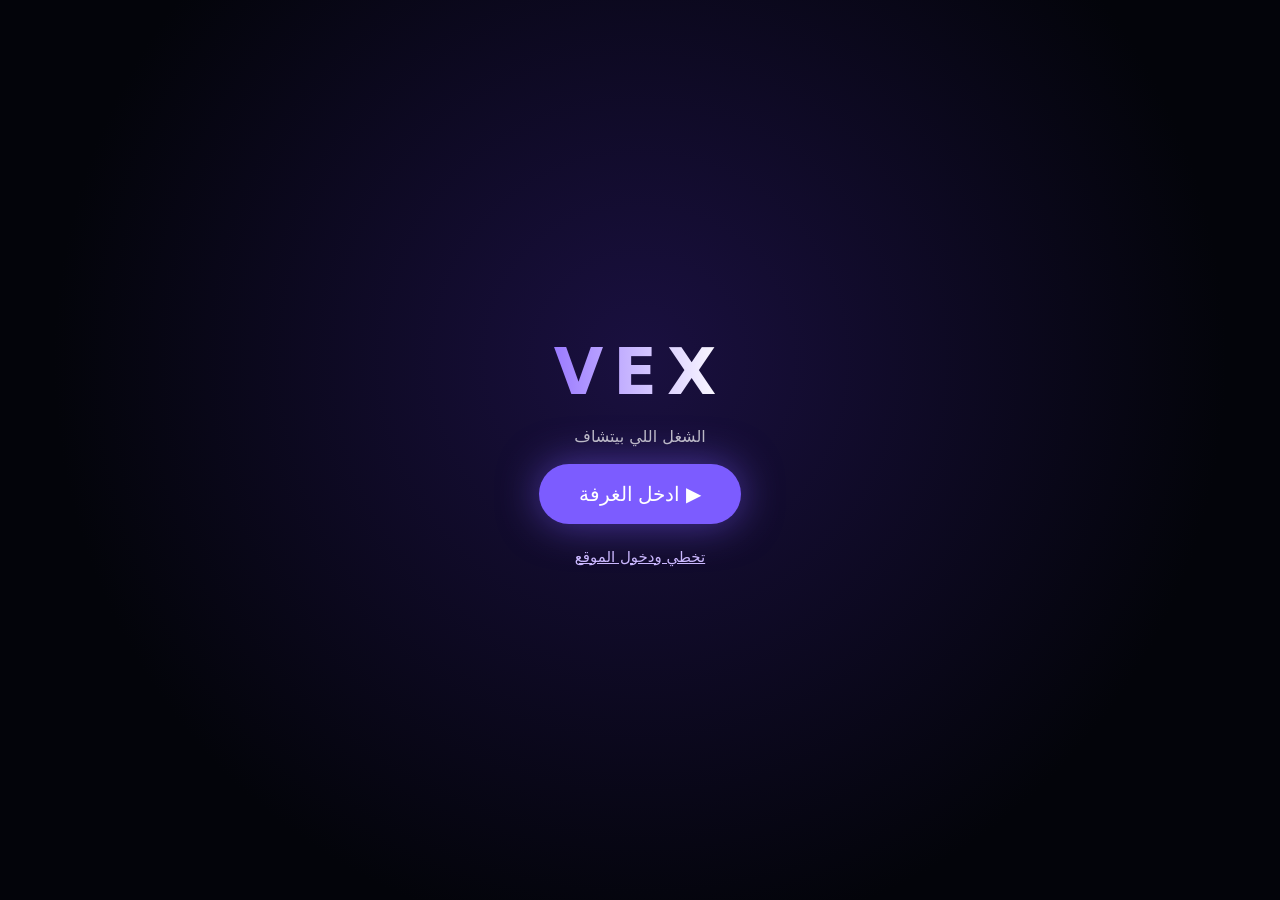
<file: room.html>
<!DOCTYPE html>
<html lang="ar" dir="rtl"><head><meta charset="utf-8">
<meta name="viewport" content="width=device-width,initial-scale=1,viewport-fit=cover">
<title>VEX — الغرفة</title>
<style>
html,body{margin:0;height:100%;background:#03040a;overflow:hidden;font-family:system-ui,sans-serif;color:#fff}
canvas{display:block;position:fixed;inset:0;width:100%;height:100%;touch-action:none}
#gate{position:fixed;inset:0;display:flex;flex-direction:column;align-items:center;justify-content:center;gap:18px;background:radial-gradient(circle at 50% 40%,#1a1040,#03040a 70%);z-index:5;transition:opacity .8s}
#gate h1{font-size:64px;letter-spacing:10px;margin:0;background:linear-gradient(90deg,#9b7bff,#fff);-webkit-background-clip:text;color:transparent}
#gate button{padding:18px 40px;font-size:20px;border:0;border-radius:40px;background:#7C5CFF;color:#fff;box-shadow:0 0 40px #7C5CFF88}
#hud{position:fixed;bottom:80px;left:0;right:0;text-align:center;font-size:14px;opacity:0;transition:opacity 1s;z-index:4;pointer-events:none;color:#cbb8ff}
#bar{position:fixed;bottom:22px;left:0;right:0;z-index:7;display:none;justify-content:center;gap:10px;pointer-events:none}#bar a{pointer-events:auto}#all{padding:15px 22px;border-radius:40px;background:#ffffff1f;border:1px solid #ffffff66;color:#fff;font-size:17px;text-decoration:none;white-space:nowrap;backdrop-filter:blur(6px)}#enter{padding:15px 34px;border:0;border-radius:40px;background:#7C5CFF;color:#fff;font-size:18px;font-weight:700;box-shadow:0 0 30px #7C5CFF99;text-decoration:none;white-space:nowrap}
#enter.pulse{animation:pl 1.2s infinite}@keyframes pl{50%{box-shadow:0 0 55px #b9a5ffcc;transform:scale(1.06)}}
#skip{position:fixed;top:14px;right:14px;z-index:7;display:none;padding:10px 16px;border-radius:20px;background:#ffffff22;color:#fff;font-size:15px;text-decoration:none}
#back{position:fixed;top:60px;left:14px;z-index:7;display:none;padding:10px 14px;border:0;border-radius:20px;background:#ffffff22;color:#fff;font-size:15px}
#proj{position:fixed;bottom:84px;left:50%;transform:translateX(-50%);z-index:7;display:none;padding:11px 22px;border-radius:30px;background:#ffffff1f;border:1px solid #ffffff55;color:#fff;font-size:15px;text-decoration:none;white-space:nowrap;backdrop-filter:blur(6px)}
#gskip{color:#cbb8ff;font-size:15px;text-decoration:underline;margin-top:6px}
#snd{position:fixed;top:14px;left:14px;z-index:6;padding:10px 14px;border:0;border-radius:20px;background:#ffffff22;color:#fff;font-size:15px;display:none}
</style></head><body>
<div id="gate"><h1>VEX</h1><div style="opacity:.7">الشغل اللي بيتشاف</div><button id="go">▶ ادخل الغرفة</button><a id="gskip" href="./">تخطي ودخول الموقع</a></div>
<div id="bar"><a id="all" href="./#niches">كل الأعمال</a><a id="enter" href="./">ادخل الموقع ←</a></div><a id="skip" href="./">تخطي ←</a><button id="back">→ رجوع</button><a id="proj" href="./#works">شوف الشغل ←</a><button id="snd">🔊 اكتم</button><div id="hud">اسحب بصبعك للتحريك · دوس على أي شاشة · أو ادخل الموقع</div>
<script type="module">
import * as THREE from './three160.module.js';
const SHOW = 'intro-sceneA.mp4';
const WORKS = ['1-vxw5.mp4','8-vxw4.mp4','1-vxw6.mp4','1-vex-stand-out.mp4'];
const renderer = new THREE.WebGLRenderer({antialias:true,powerPreference:'high-performance'});
renderer.setPixelRatio(Math.min(devicePixelRatio,2));
renderer.setSize(innerWidth,innerHeight);
renderer.toneMapping = THREE.ACESFilmicToneMapping;
document.body.appendChild(renderer.domElement);
const scene = new THREE.Scene();
scene.background = new THREE.Color(0x03040a);
scene.fog = new THREE.FogExp2(0x03040a,0.055);
const cam = new THREE.PerspectiveCamera(innerWidth<innerHeight?78:60,innerWidth/innerHeight,0.1,100);
// floor
const floor = new THREE.Mesh(new THREE.PlaneGeometry(60,60),new THREE.MeshStandardMaterial({color:0x07081a,roughness:.25,metalness:.8,transparent:true,opacity:.82}));
floor.rotation.x=-Math.PI/2; scene.add(floor);
const grid = new THREE.GridHelper(60,60,0x4a2fd0,0x1a1450); grid.position.y=0.01; grid.material.transparent=true; grid.material.opacity=.35; scene.add(grid);
scene.add(new THREE.AmbientLight(0x6655aa,.5));
const key = new THREE.PointLight(0x8f6bff,40,25); key.position.set(0,3.5,-1); scene.add(key);
// video helper
function mkVideo(src,{sound=false}={}){
  const v=document.createElement('video'); v.src=src; v.loop=!sound; v.muted=!sound; v.playsInline=true; v.setAttribute('playsinline',''); v.crossOrigin='anonymous'; v.preload='auto';
  const t=new THREE.VideoTexture(v); t.colorSpace=THREE.SRGBColorSpace; return {v,t};
}
function screen(tex,w,h){
  const g=new THREE.Group();
  const frame=new THREE.Mesh(new THREE.BoxGeometry(w+.12,h+.12,.06),new THREE.MeshStandardMaterial({color:0x0b0b1e,metalness:.9,roughness:.3,emissive:0x2a1a80,emissiveIntensity:.6}));
  const face=new THREE.Mesh(new THREE.PlaneGeometry(w,h),new THREE.MeshBasicMaterial({map:tex,toneMapped:false}));
  face.position.z=.035; g.add(frame,face);
  const glow=new THREE.Mesh(new THREE.PlaneGeometry(w*1.5,h*1.5),new THREE.MeshBasicMaterial({color:0x7C5CFF,transparent:true,opacity:.10,depthWrite:false}));
  
  return {g,face};
}
function reflect(g,face,sy){ // fake floor mirror: flipped copy under the floor sharing the same video texture
  const m=new THREE.Mesh(face.geometry,new THREE.MeshBasicMaterial({map:face.material.map,toneMapped:false,transparent:true,opacity:.28,side:THREE.DoubleSide}));
  m.scale.y=-1; const wp=new THREE.Vector3(); g.getWorldPosition(wp); m.position.set(wp.x,-wp.y,wp.z+.035); m.rotation.y=g.rotation.y; scene.add(m); return m;}
const show = mkVideo(SHOW,{sound:true});
const main = screen(show.t,8,4.5); main.g.position.set(0,4.3,-9.5); scene.add(main.g);
const pickable=[main.face]; const refl=[]; refl.push([main.g,reflect(main.g,main.face)]); main.face.userData.v=show.v;
const SUPA='https://aoabbtazodqpkkriitfj.supabase.co',SKEY='sb_publishable_PKo1mx_pBxg16R8y2_6y6Q_aGRWWDU4';
let CFG=WORKS;
try{const rows=await Promise.race([fetch(SUPA+'/rest/v1/site_links?key=eq.room_screens_v1&select=url',{headers:{apikey:SKEY}}).then(x=>x.json()),new Promise((_,j)=>setTimeout(j,1500))]);
  const a=JSON.parse(rows[0].url);const ok=Array.isArray(a)?a.filter(f=>typeof f==='string'&&/^[\w.-]+\.mp4$/.test(f)).slice(0,4):[];if(ok.length)CFG=ok;}catch(e){}
const works=[]; 
CFG.forEach((src,i)=>{
  const m=mkVideo(src); const s=screen(m.t,1.35,2.4); // portrait 9:16
  const a=(i-(CFG.length-1)/2); 
  s.g.position.set(a*2.4,1.3,-3.4-Math.abs(a)*0.7);
  s.g.rotation.y=-a*0.28; s.g.userData.base=s.g.position.y; s.g.userData.ph=i*1.3;
  scene.add(s.g); works.push({...m,g:s.g}); refl.push([s.g,reflect(s.g,s.face)]); pickable.push(s.face); s.face.userData.v=m.v;
});
// glowing VEX sign
{const c=document.createElement('canvas');c.width=1024;c.height=256;const x=c.getContext('2d');x.font='900 200px system-ui,sans-serif';x.textAlign='center';x.textBaseline='middle';x.shadowColor='#8f6bff';x.shadowBlur=60;x.fillStyle='#e9e0ff';x.fillText('VEX.',512,128);x.fillText('VEX.',512,128);
const tx=new THREE.CanvasTexture(c);
  for(let i=10;i>=0;i--){const front=i===0;const mat=new THREE.MeshBasicMaterial({map:tx,transparent:true,depthWrite:false,color:front?0xffffff:new THREE.Color().setHSL(.72,.7,.12+.02*(10-i)*0)});const m=new THREE.Mesh(new THREE.PlaneGeometry(5,1.25),mat);m.position.set(0,7.3,-9.6-i*.035);m.userData.sign=1;scene.add(m);} }
const pool=new THREE.Mesh(new THREE.CircleGeometry(6,64),new THREE.MeshBasicMaterial({color:0x5a3bd0,transparent:true,opacity:.18,depthWrite:false}));pool.rotation.x=-Math.PI/2;pool.position.set(0,.015,-5);scene.add(pool);
// dust particles
const N=500,pos=new Float32Array(N*3);for(let i=0;i<N;i++){pos[i*3]=(Math.random()-.5)*20;pos[i*3+1]=Math.random()*7;pos[i*3+2]=(Math.random()-.5)*20-3;}
const pg=new THREE.BufferGeometry();pg.setAttribute('position',new THREE.BufferAttribute(pos,3));
const dust=new THREE.Points(pg,new THREE.PointsMaterial({color:0xb9a5ff,size:.035,transparent:true,opacity:.6}));scene.add(dust);
// VEX letters floor glow ring
const ring=new THREE.Mesh(new THREE.RingGeometry(2.2,2.26,96),new THREE.MeshBasicMaterial({color:0x9b7bff,side:THREE.DoubleSide,transparent:true,opacity:.7}));ring.rotation.x=-Math.PI/2;ring.position.set(0,.02,-1.5);scene.add(ring);
// camera path
let t0=null,started=false,yaw=0,pitch=0,ty=0,tp=0;
const start=new THREE.Vector3(0,1.6,7),end=new THREE.Vector3(0,2.0,2.2);
cam.position.copy(start); cam.lookAt(0,3.2,-7);
const ease=x=>x<.5?4*x*x*x:1-Math.pow(-2*x+2,3)/2;
addEventListener('pointermove',e=>{if(!e.buttons&&e.pointerType==='mouse'){ty=(e.clientX/innerWidth-.5)*-.5;tp=(e.clientY/innerHeight-.5)*-.2;}});
let drag=null;
addEventListener('pointerdown',e=>{drag={x:e.clientX,y:e.clientY,ty,tp,moved:false};});
addEventListener('pointermove',e=>{if(drag&&e.buttons){const dx=e.clientX-drag.x,dy=e.clientY-drag.y;if(Math.abs(dx)+Math.abs(dy)>6)drag.moved=true;ty=Math.max(-.7,Math.min(.7,drag.ty+dx*.003));tp=Math.max(-.3,Math.min(.3,drag.tp+dy*.002));}});
const ray=new THREE.Raycaster(),mv=new THREE.Vector2();
addEventListener('pointerup',e=>{if(!started||!drag||drag.moved){drag=null;return;}drag=null;
  mv.set(e.clientX/innerWidth*2-1,-(e.clientY/innerHeight)*2+1);ray.setFromCamera(mv,cam);
  const h=ray.intersectObjects(pickable)[0]; if(h) focus(h.object.parent);});
let focusG=null,focusT=0;
const backB=document.getElementById('back'),projB=document.getElementById('proj');
function focus(g){focusG=(focusG===g)?null:g;focusT=0;backB.style.display=focusG?'block':'none';projB.style.display=focusG?'block':'none';projB.textContent=g===main.g?'شوف كل الأعمال ←':'شوف الشغل ←';projB.href=g===main.g?'./#niches':'./#works';}
backB.addEventListener('click',()=>{focusG=null;focusT=0;backB.style.display='none';projB.style.display='none';});
addEventListener('keydown',e=>{if(e.key==='Escape')backB.click();});
const clock=new THREE.Clock();
function frame(){
  const dt=clock.getDelta(),t=clock.elapsedTime;
  if(started){
    if(t0===null)t0=t; const k=Math.min(1,(t-t0)/7); const e=ease(k);
    const tgt=new THREE.Vector3().lerpVectors(start,end,e);
    if(focusG){focusT=Math.min(1,focusT+dt*1.5);const wp=new THREE.Vector3();focusG.getWorldPosition(wp);tgt.lerp(new THREE.Vector3(wp.x,wp.y,wp.z+(focusG===main.g?4.2:2.2)),ease(focusT));}
    cam.position.lerp(tgt,.12);
    yaw+=(ty-yaw)*.06;pitch+=(tp-pitch)*.06;
    cam.rotation.set(0.2*ease(Math.min(1,(t-t0)/7)),0,0);cam.rotateY(yaw);cam.rotateX(pitch);
    document.getElementById('hud').style.opacity=k>.8?1:0;
  } else { cam.position.x=Math.sin(t*.2)*.4; cam.lookAt(0,3.2,-7); }
  works.forEach(w=>{w.g.position.y=w.g.userData.base+Math.sin(t*.8+w.g.userData.ph)*.12;});
  refl.forEach(([g,m])=>{m.position.y=-g.position.y;});
  dust.rotation.y=t*.01; key.intensity=38+Math.sin(t*2)*4;
  renderer.render(scene,cam); requestAnimationFrame(frame);
}
requestAnimationFrame(frame);
addEventListener('resize',()=>{renderer.setSize(innerWidth,innerHeight);cam.aspect=innerWidth/innerHeight;cam.fov=innerWidth<innerHeight?78:60;cam.updateProjectionMatrix();});
// start: play() synchronously inside tap
const snd=document.getElementById('snd');
document.getElementById('go').addEventListener('click',()=>{
  show.v.muted=false; show.v.volume=1; const p=show.v.play(); if(p)p.catch(()=>{show.v.muted=true;show.v.play();snd.textContent='🔊 شغّل الصوت';});
  works.forEach(w=>w.v.play().catch(()=>{}));
  started=true; document.getElementById('gate').style.opacity=0; setTimeout(()=>document.getElementById('gate').style.display='none',800);
  snd.style.display='block';document.getElementById('bar').style.display='flex';document.getElementById('skip').style.display='block';
  const d=document.documentElement; if(d.requestFullscreen)d.requestFullscreen().catch(()=>{});
});
show.v.addEventListener('ended',()=>{document.getElementById('enter').classList.add('pulse');});
snd.addEventListener('click',()=>{show.v.muted=!show.v.muted;snd.textContent=show.v.muted?'🔊 شغّل الصوت':'🔇 اكتم';if(!show.v.muted)show.v.play();});
window.__room={cam,show:show.v,cfg:CFG};
</script></body></html>
</file>
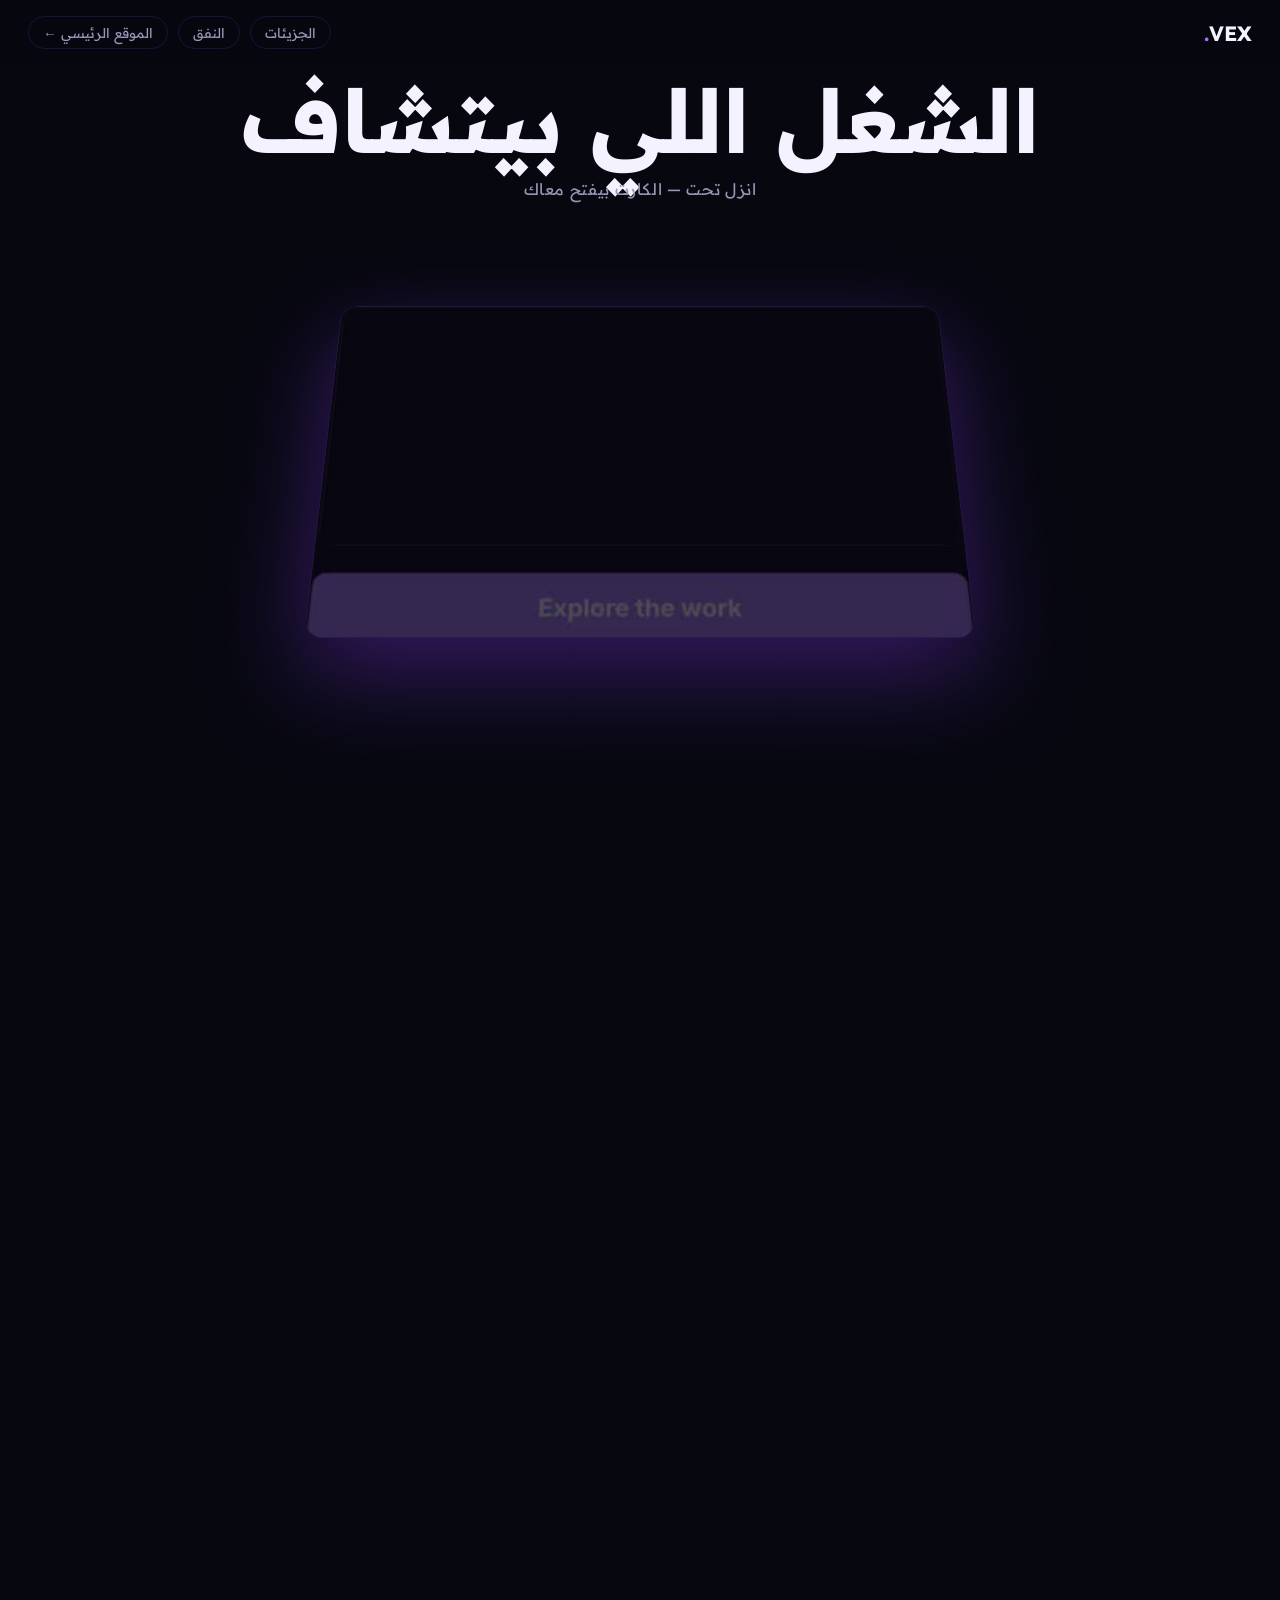
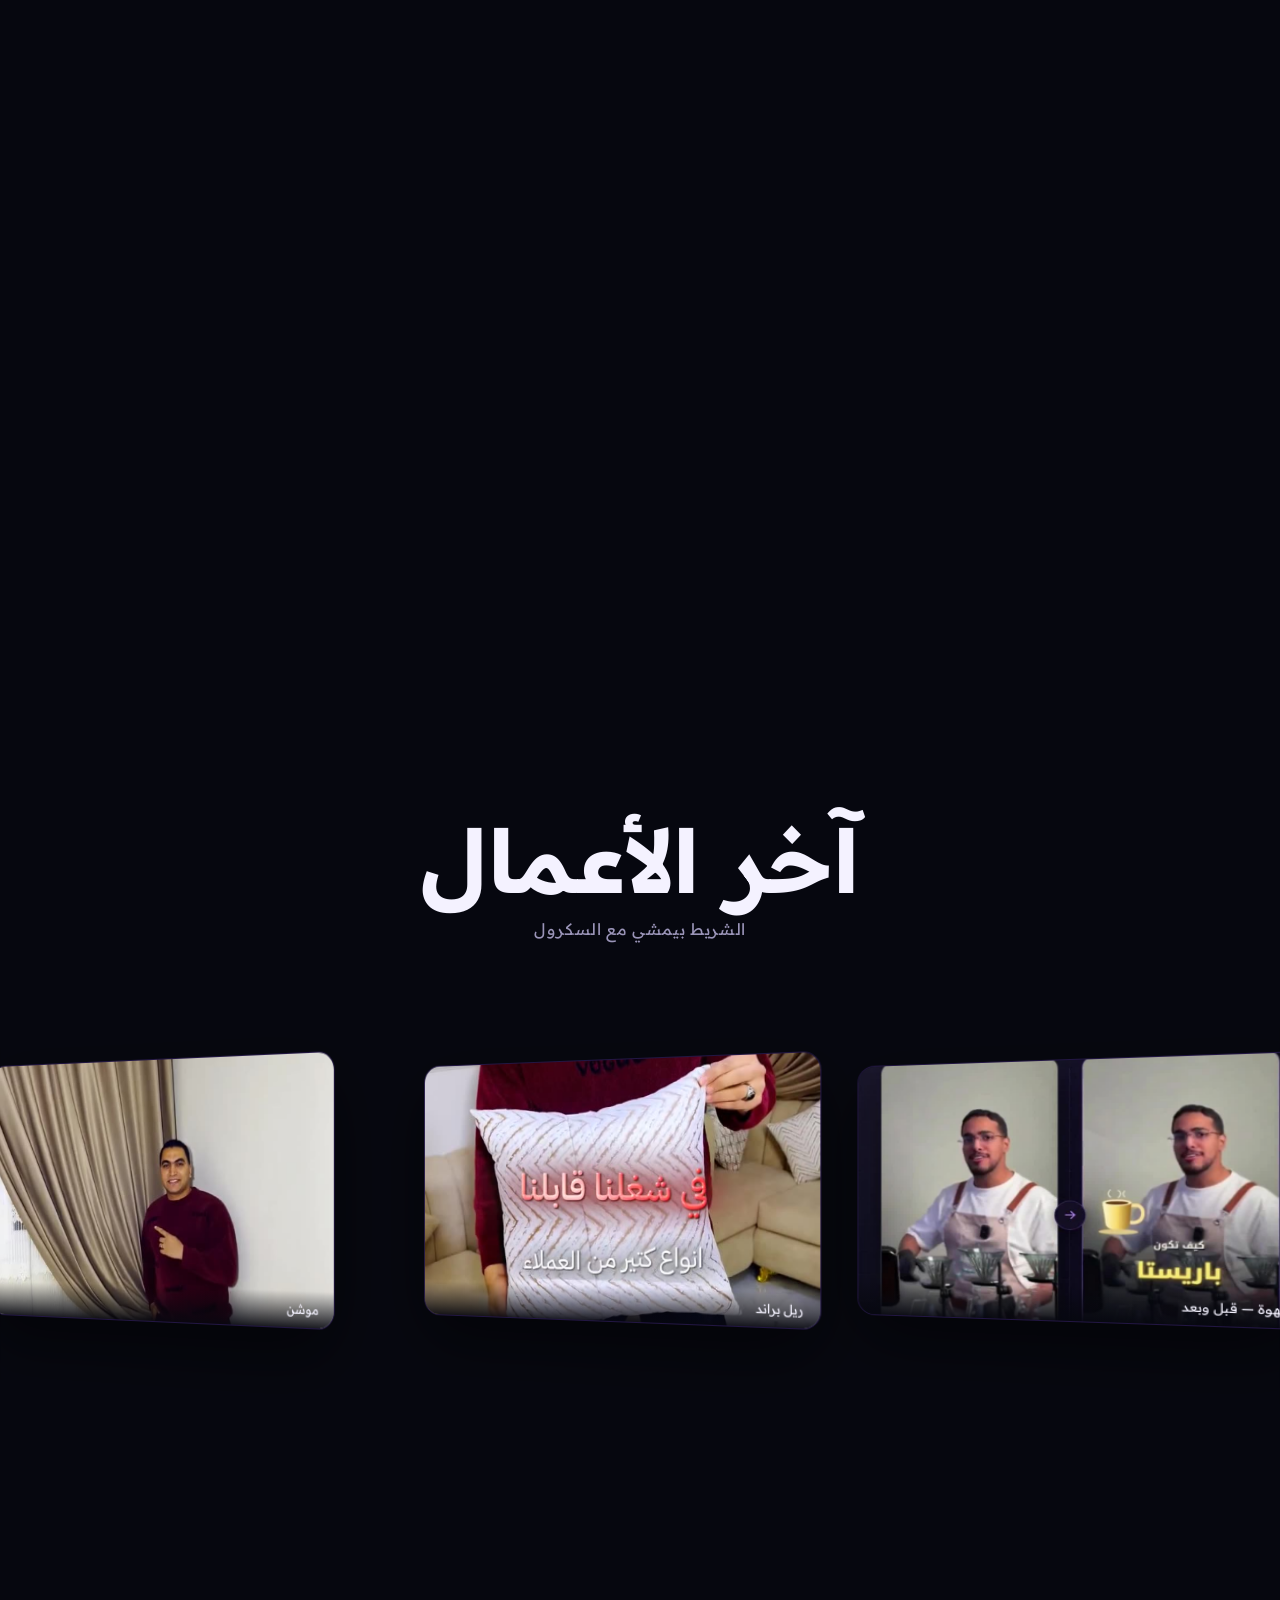
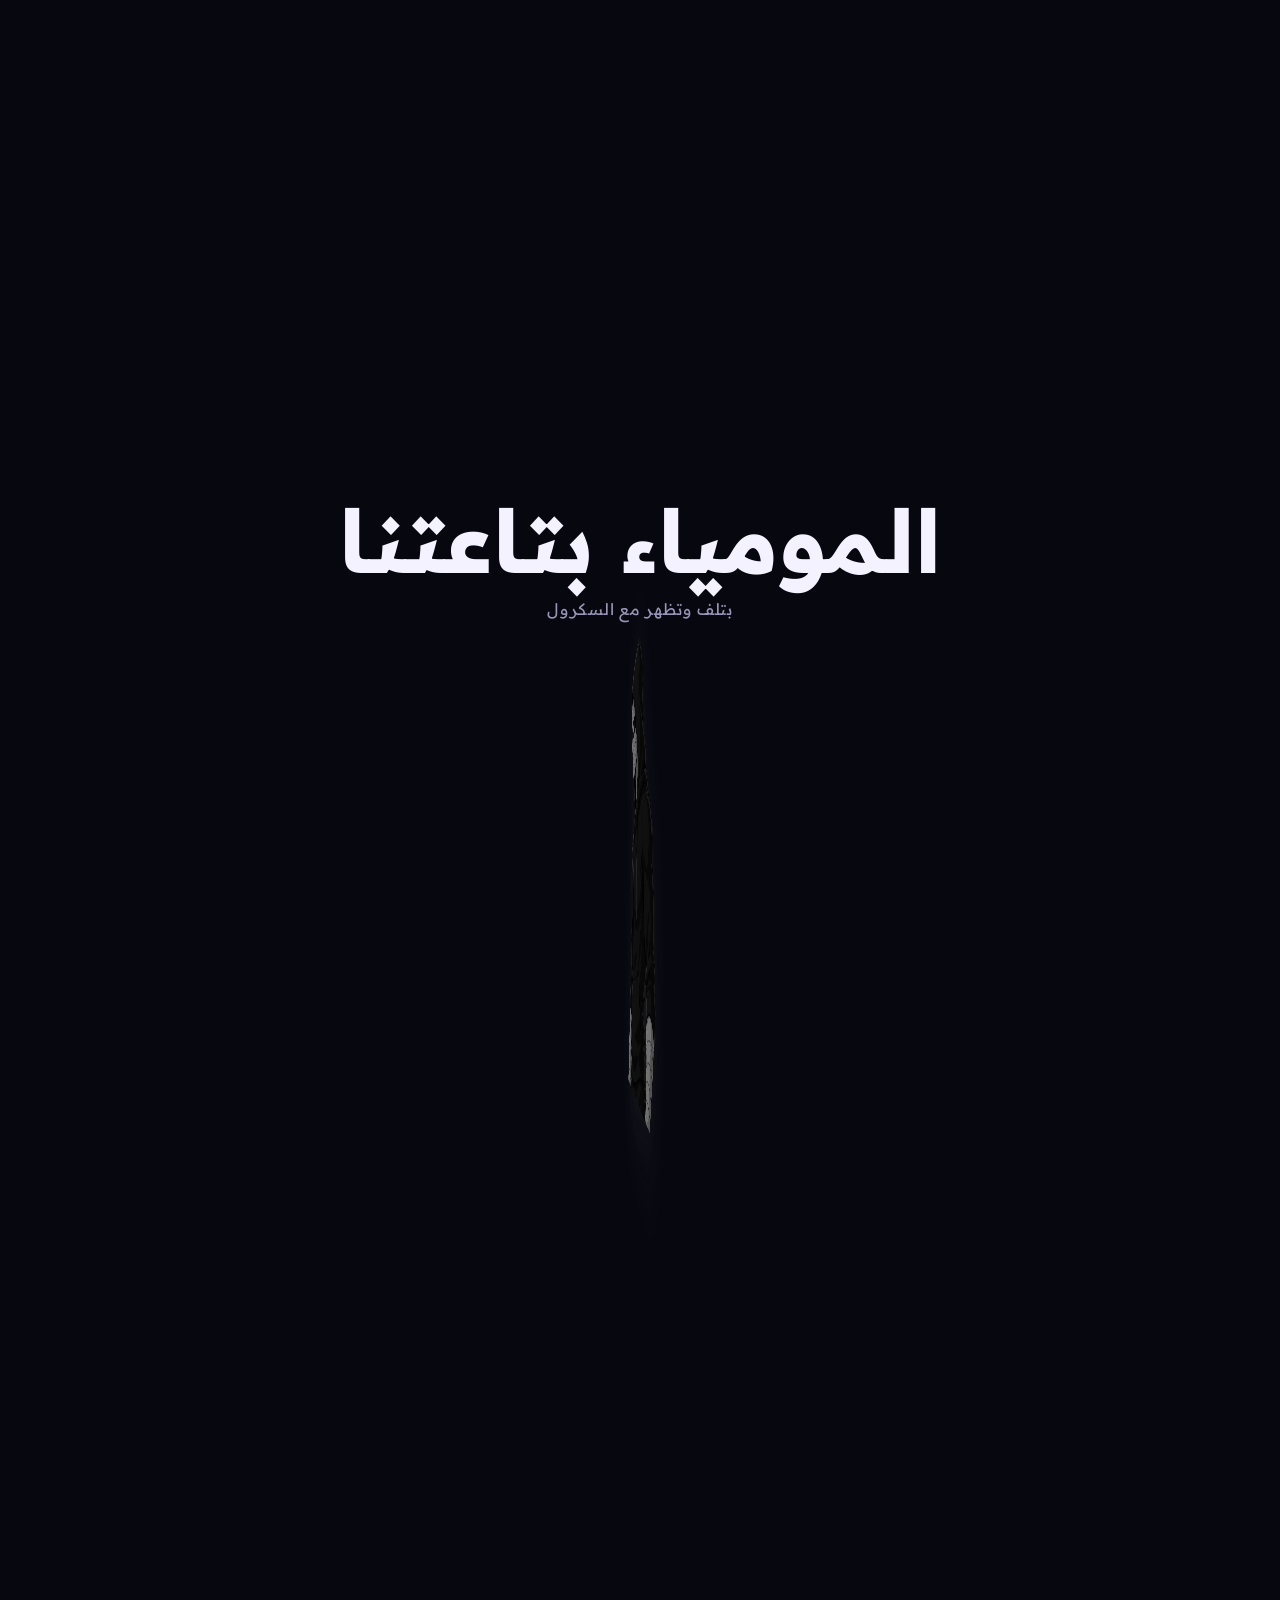
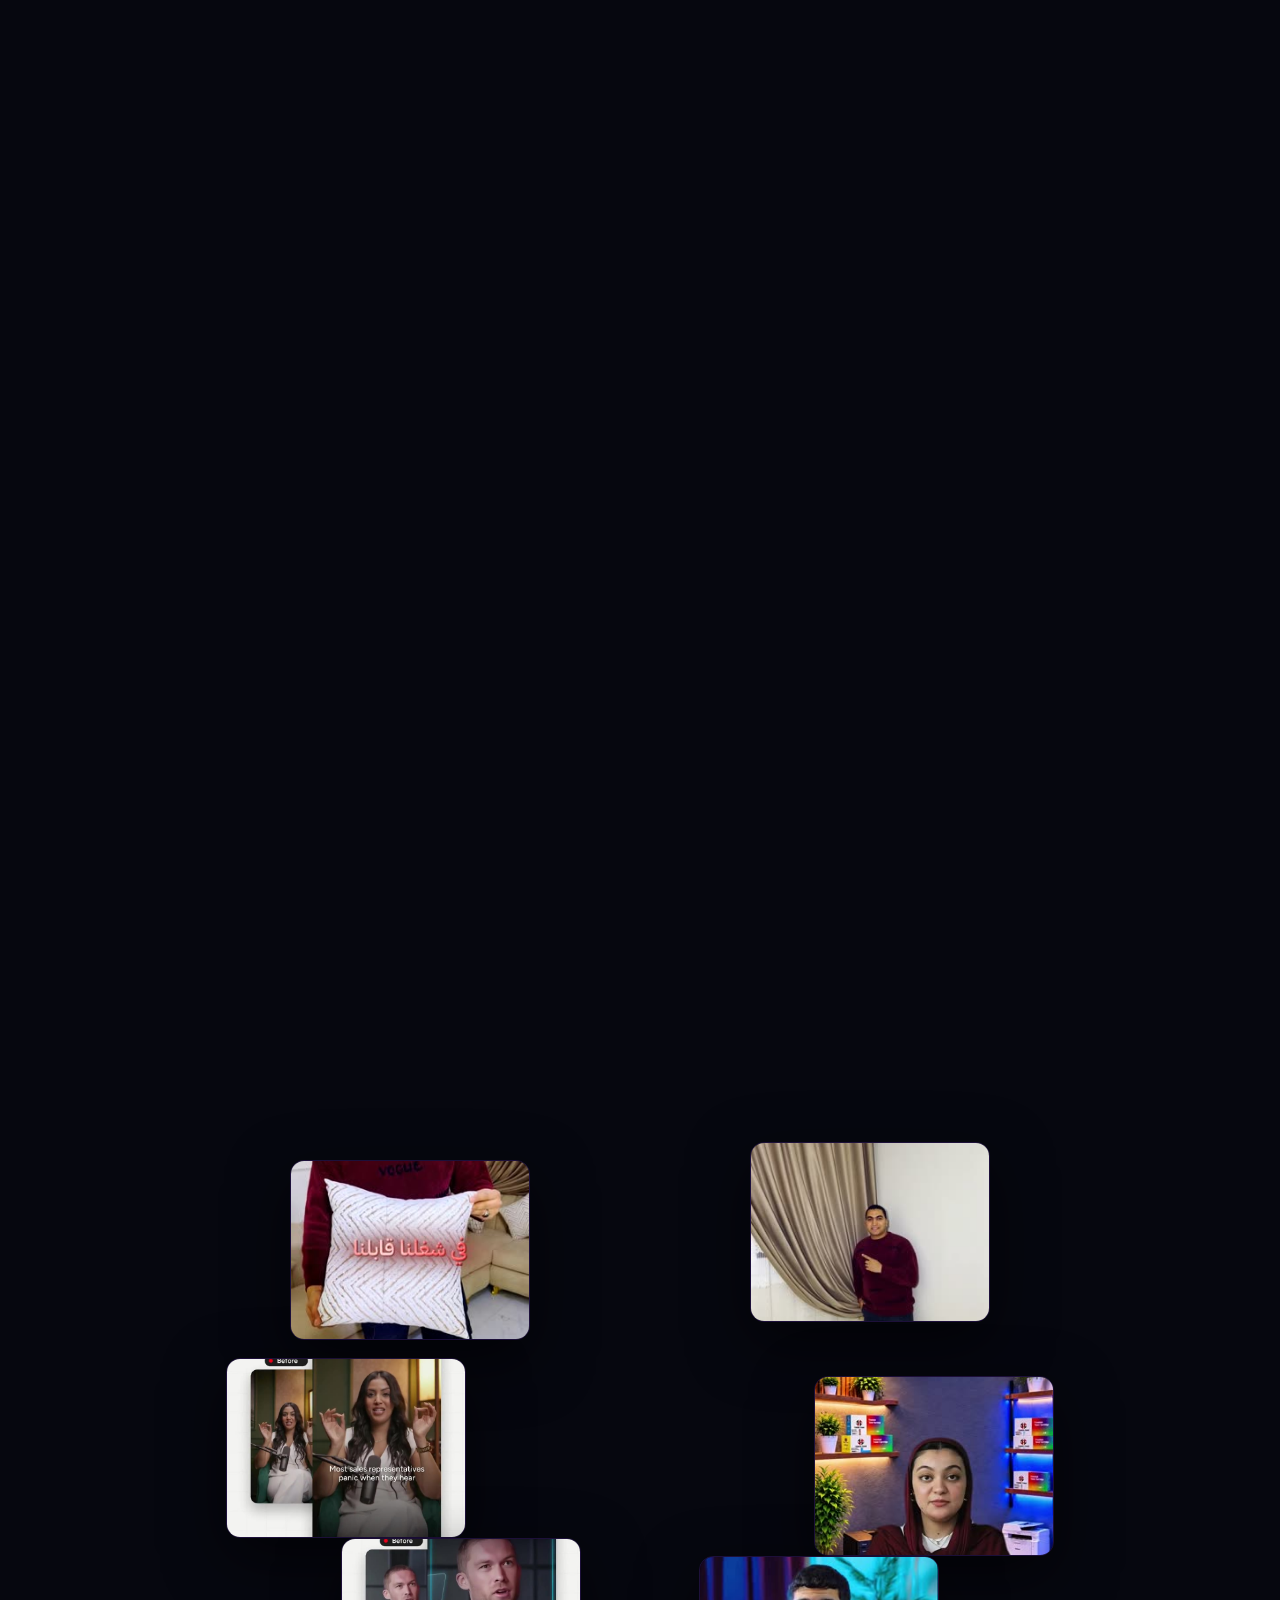
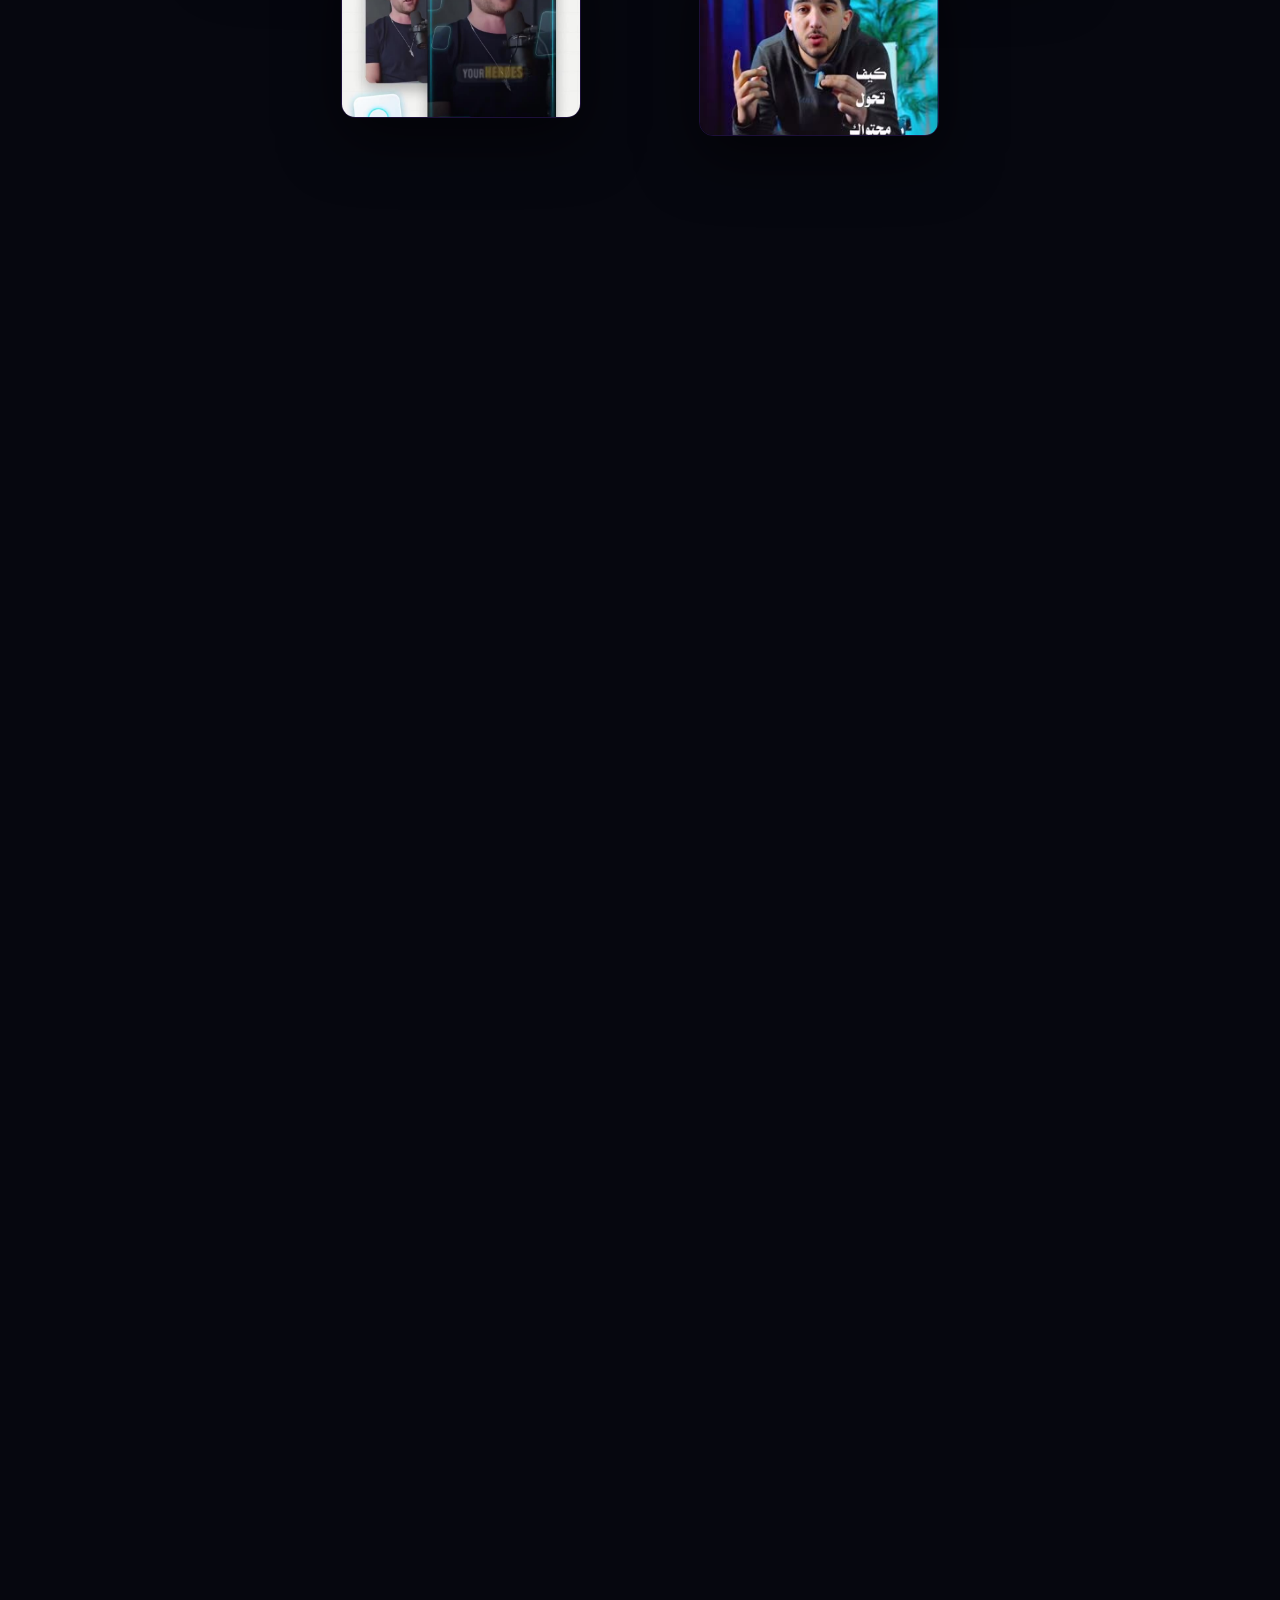
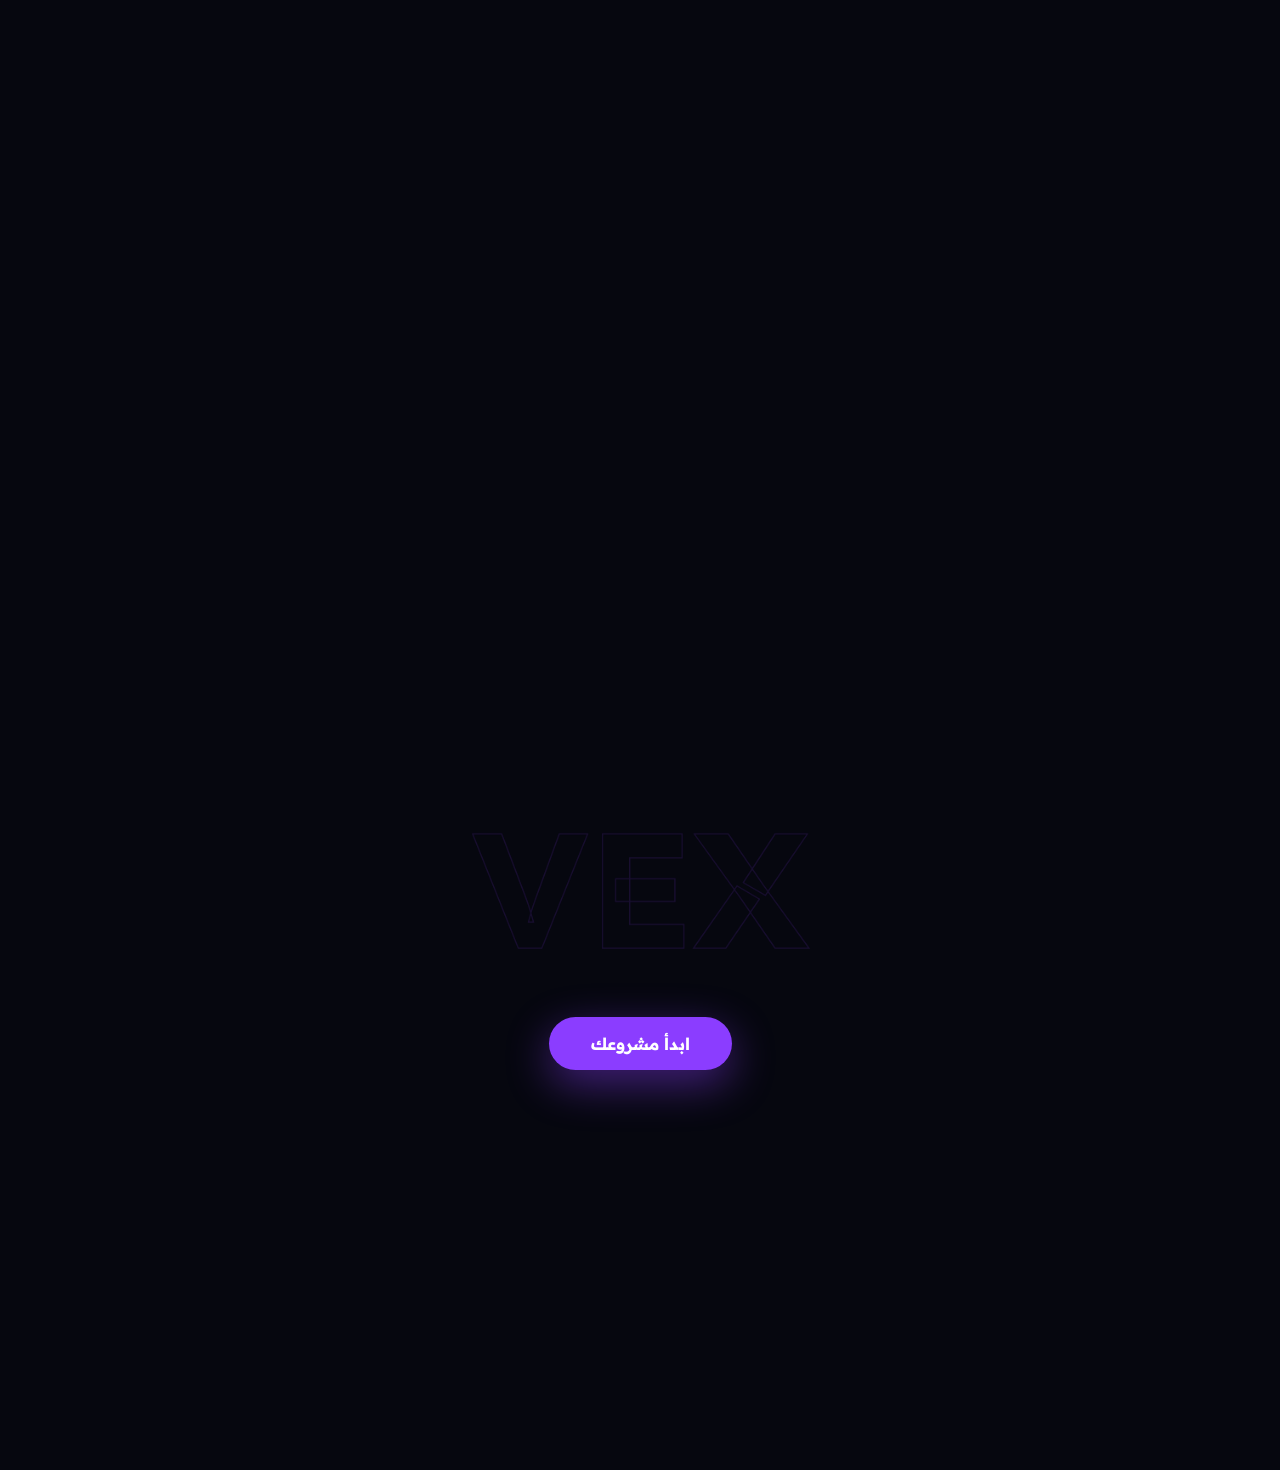
<file: scenes.html>
<!DOCTYPE html>
<html lang="ar" dir="rtl">
<head>
<meta charset="UTF-8">
<meta name="viewport" content="width=device-width, initial-scale=1.0">
<title>VEX Lab — مشاهد 3D</title>
<link rel="preconnect" href="https://fonts.googleapis.com">
<link href="https://fonts.googleapis.com/css2?family=Readex+Pro:wght@300;400;600;700;900&display=swap" rel="stylesheet">
<style>
  :root { --purple:#8B3DFF; --purple-bright:#A66BFF; --fg:#F4F2FF; --muted:#9A94B8; --border:rgba(139,61,255,.18); }
  * { margin:0; padding:0; box-sizing:border-box; }
  body { background:#06070F; color:var(--fg); font-family:'Readex Pro',sans-serif; overflow-x:hidden; transition:background-color .9s ease; }

  header.lab-nav {
    position:fixed; inset-inline:0; top:0; z-index:50; display:flex; align-items:center;
    justify-content:space-between; padding:16px 28px;
    background:linear-gradient(180deg, rgba(6,7,15,.85), transparent);
  }
  .logo { font-weight:900; font-size:1.3rem; color:var(--fg); text-decoration:none; }
  .logo span { color:var(--purple-bright); }
  .nav-links { display:flex; gap:10px; }
  .back-link {
    color:var(--muted); text-decoration:none; font-size:.85rem; border:1px solid var(--border);
    padding:7px 14px; border-radius:999px; transition:.2s;
  }
  .back-link:hover { color:var(--fg); border-color:var(--purple); background:rgba(139,61,255,.12); }

  .scene { position:relative; }
  .stage { position:sticky; top:0; height:100vh; height:100svh; overflow:hidden; display:grid; place-items:center; perspective:1100px; }
  .scene-title {
    position:absolute; top:8vh; inset-inline:0; text-align:center; z-index:3;
    font-weight:900; font-size:clamp(2rem,7vw,5.5rem); line-height:1.1; will-change:transform,opacity;
  }
  .scene-title small { display:block; font-size:clamp(.75rem,1.5vw,1rem); color:var(--muted); font-weight:400; margin-top:12px; letter-spacing:.04em; }

  /* Scene A: container-scroll video reveal */
  #sceneA { height:260vh; }
  #cardA {
    width:min(820px,84vw); aspect-ratio:16/9; border-radius:22px; overflow:hidden;
    border:1px solid var(--border); box-shadow:0 40px 120px rgba(139,61,255,.35);
    transform-origin:center 60%; will-change:transform; background:#0B0D1A;
  }
  #cardA video { width:100%; height:100%; object-fit:cover; display:block; }

  /* Scene B: horizontal 3D work strip */
  #sceneB { height:320vh; }
  #trackB { display:flex; gap:3vw; will-change:transform; transform-style:preserve-3d; }
  .wcard {
    width:min(420px,70vw); aspect-ratio:16/10; border-radius:18px; overflow:hidden; flex:0 0 auto;
    border:1px solid var(--border); box-shadow:0 24px 70px rgba(0,0,0,.55); will-change:transform;
    position:relative; background:#0B0D1A;
  }
  .wcard video { width:100%; height:100%; object-fit:cover; display:block; }
  .wcard figcaption {
    position:absolute; bottom:0; inset-inline:0; padding:10px 16px; font-size:.78rem;
    background:linear-gradient(0deg, rgba(6,7,15,.9), transparent); color:var(--fg);
  }

  /* Scene C: mummy character reveal */
  #sceneC { height:240vh; }
  #mummyC { width:min(420px,64vw); will-change:transform,filter; filter:drop-shadow(0 30px 60px rgba(139,61,255,.35)); }
  .c-word {
    position:absolute; bottom:12vh; inset-inline:0; text-align:center; z-index:3;
    font-weight:700; font-size:clamp(1.2rem,3.4vw,2.2rem); will-change:transform,opacity;
  }

  /* Scene E: hero-scroll poster scatter */
  #sceneE { height:300vh; }
  #scatterE { position:absolute; inset:0; transform-style:preserve-3d; }
  .scard {
    position:absolute; width:min(240px,30vw); aspect-ratio:4/3; border-radius:14px; overflow:hidden;
    border:1px solid var(--border); box-shadow:0 20px 60px rgba(0,0,0,.55); will-change:transform,opacity;
  }
  .scard img { width:100%; height:100%; object-fit:cover; display:block; }
  #titleE {
    position:relative; z-index:2; text-align:center; font-weight:900;
    font-size:clamp(2.4rem,9vw,7rem); line-height:1.15; will-change:transform,opacity;
  }
  #titleE small { display:block; font-size:clamp(.8rem,1.6vw,1.05rem); color:var(--muted); font-weight:400; margin-top:14px; }

  /* Scene D: CTA */
  #sceneD { height:110vh; }
  #sceneD .stage { display:grid; place-items:center; }
  .cta-box { text-align:center; }
  .cta-giant {
    font-weight:900; font-size:clamp(4rem,16vw,12rem); line-height:1; color:transparent;
    -webkit-text-stroke:1.5px rgba(139,61,255,.4); user-select:none; will-change:transform;
  }
  .cta-btn {
    display:inline-block; margin-top:34px; background:var(--purple); color:#fff; text-decoration:none;
    font-weight:700; padding:16px 42px; border-radius:999px; font-size:1.05rem;
    box-shadow:0 14px 44px rgba(139,61,255,.45); transition:transform .25s, box-shadow .25s;
  }
  .cta-btn:hover { transform:translateY(-3px) scale(1.03); box-shadow:0 20px 60px rgba(139,61,255,.6); }

</style>
</head>
<body>

<header class="lab-nav">
  <a class="logo" href="./">VEX<span>.</span></a>
  <div class="nav-links">
    <a class="back-link" href="particles.html">الجزيئات</a>
    <a class="back-link" href="tunnel.html">النفق</a>
    <a class="back-link" href="./">الموقع الرئيسي ←</a>
  </div>
</header>

<!-- A: container-scroll video reveal -->
<section class="scene" id="sceneA" data-bg="#06070F">
  <div class="stage">
    <h1 class="scene-title" id="titleA">الشغل اللي بيتشاف<small>انزل تحت — الكارت بيفتح معاك</small></h1>
    <div id="cardA">
      <video src="1-vex-motion.mp4" poster="posters/sceneA.jpg" preload="auto" muted loop playsinline autoplay></video>
    </div>
  </div>
</section>

<!-- B: horizontal 3D work strip -->
<section class="scene" id="sceneB" data-bg="#0D0620">
  <div class="stage">
    <h1 class="scene-title" id="titleB">آخر الأعمال<small>الشريط بيمشي مع السكرول</small></h1>
    <div id="trackB">
      <figure class="wcard"><video src="1-coffee-before-after.mp4" poster="2-coffee-before-after-poster.jpg" muted loop playsinline autoplay></video><figcaption>قهوة — قبل وبعد</figcaption></figure>
      <figure class="wcard"><video src="5-vxw1.mp4" poster="posters/5-vxw1.jpg" muted loop playsinline autoplay></video><figcaption>ريل براند</figcaption></figure>
      <figure class="wcard"><video src="6-vxw2.mp4" poster="posters/6-vxw2.jpg" muted loop playsinline autoplay></video><figcaption>موشن</figcaption></figure>
      <figure class="wcard"><video src="7-vxw3.mp4" poster="posters/7-vxw3.jpg" muted loop playsinline autoplay></video><figcaption>إعلان</figcaption></figure>
      <figure class="wcard"><video src="8-vxw4.mp4" poster="posters/8-vxw4.jpg" muted loop playsinline autoplay></video><figcaption>ريل عيادة</figcaption></figure>
    </div>
  </div>
</section>

<!-- C: mummy reveal -->
<section class="scene" id="sceneC" data-bg="#140A30">
  <div class="stage">
    <h1 class="scene-title" id="titleC">المومياء بتاعتنا<small>بتلف وتظهر مع السكرول</small></h1>
    <img id="mummyC" src="mummy-drawn.webp" alt="VEX mummy">
    <div class="c-word" id="wordC">الشخصية اللي بتمثل VEX في كل حتة</div>
  </div>
</section>

<!-- E: hero-scroll poster scatter -->
<section class="scene" id="sceneE" data-bg="#08081A">
  <div class="stage">
    <div id="scatterE"></div>
    <h1 id="titleE">كل فريم محسوب<small>الشغل بيتفرّق ويكشف العنوان</small></h1>
  </div>
</section>

<!-- D: CTA -->
<section class="scene" id="sceneD" data-bg="#06070F">
  <div class="stage">
    <div class="cta-box">
      <div class="cta-giant" id="giantD">VEX</div>
      <a class="cta-btn" href="./#contact">ابدأ مشروعك</a>
    </div>
  </div>
</section>

<script>
"use strict";
const scenes = [...document.querySelectorAll(".scene")];
let vh = innerHeight;
addEventListener("resize", () => { vh = innerHeight; }, { passive: true });

function progressOf(el) {
  const r = el.getBoundingClientRect();
  const total = r.height - vh;
  if (total <= 0) return 0;
  return Math.min(1, Math.max(0, -r.top / total));
}
const clamp01 = v => Math.min(1, Math.max(0, v));

const titleA = document.getElementById("titleA"), cardA = document.getElementById("cardA");
const titleB = document.getElementById("titleB"), trackB = document.getElementById("trackB");
const titleC = document.getElementById("titleC"), mummyC = document.getElementById("mummyC"), wordC = document.getElementById("wordC");
const giantD = document.getElementById("giantD");
const sceneE = document.getElementById("sceneE"), scatterE = document.getElementById("scatterE"), titleE = document.getElementById("titleE");
const SCARDS = [
  { img: "1-vxw1.jpg", x: -34, y: -26, r: -10, top: "30%", left: "32%" },
  { img: "2-vxw2.jpg", x: 34, y: -24, r: 9, top: "28%", left: "68%" },
  { img: "2-vxw5.jpg", x: -38, y: 6, r: -7, top: "52%", left: "27%" },
  { img: "3-vxw3.jpg", x: 38, y: 8, r: 8, top: "54%", left: "73%" },
  { img: "2-vxw6.jpg", x: -28, y: 34, r: -12, top: "72%", left: "36%" },
  { img: "4-vxw4.jpg", x: 28, y: 36, r: 11, top: "74%", left: "64%" },
];
SCARDS.forEach(c => {
  const d = document.createElement("div");
  d.className = "scard";
  d.style.top = c.top; d.style.left = c.left;
  d.style.transform = "translate(-50%,-50%)";
  d._dir = { x: c.x, y: c.y, r: c.r };
  d.innerHTML = `<img src="${c.img}" alt="">`;
  scatterE.appendChild(d);
});
const sceneA = document.getElementById("sceneA"), sceneB = document.getElementById("sceneB"),
      sceneC = document.getElementById("sceneC"), sceneD = document.getElementById("sceneD");
const isMobile = innerWidth < 768;

let ticking = false;
function update() {
  ticking = false;

  // A: card rotates flat + scales up, title lifts away
  const pA = progressOf(sceneA);
  const rotA = 22 * (1 - pA), scA = (isMobile ? 0.72 : 0.78) + pA * 0.27;
  cardA.style.transform = `rotateX(${rotA}deg) scale(${scA})`;
  titleA.style.transform = `translateY(${-110 * pA}px)`;
  titleA.style.opacity = 1 - pA * 1.15;

  // B: horizontal strip slides, cards tilt in 3D
  const pB = progressOf(sceneB);
  const trackW = trackB.scrollWidth;
  const maxShift = Math.max(0, trackW - innerWidth * 0.82);
  // RTL page: strip is right-anchored, so move it to the RIGHT (positive X) to reveal
  trackB.style.transform = `translateX(${maxShift * pB}px)`;
  [...trackB.children].forEach((c, i) => {
    const local = clamp01(pB * 1.6 - i * 0.12);
    c.style.transform = `rotateY(${(1 - local) * -18}deg) translateZ(${local * 30}px)`;
  });
  titleB.style.opacity = 1 - clamp01(pB * 1.4) * 0.9;

  // C: mummy spins in from the side, color fades in
  const pC = progressOf(sceneC);
  const spin = (1 - pC) * 95;
  mummyC.style.transform = `rotateY(${spin}deg) scale(${0.75 + pC * 0.3})`;
  mummyC.style.filter = `drop-shadow(0 30px 60px rgba(139,61,255,.35)) grayscale(${1 - pC}) brightness(${0.55 + pC * 0.5})`;
  wordC.style.opacity = clamp01((pC - 0.55) * 2.4);
  wordC.style.transform = `translateY(${(1 - clamp01((pC - 0.55) * 2.4)) * 34}px)`;
  titleC.style.opacity = 1 - clamp01(pC * 1.2) * 0.35;

  // E: posters scatter outward in 3D while the title reveals
  const pE = progressOf(sceneE);
  const cards = scatterE.children;
  for (let i = 0; i < cards.length; i++) {
    const d = cards[i]._dir;
    const dist = pE * 1.15;
    cards[i].style.transform =
      `translate(-50%,-50%) translate(${d.x * dist}vw, ${d.y * dist}vh) rotateZ(${d.r * pE}deg) translateZ(${-120 * pE}px)`;
    cards[i].style.opacity = 1 - pE * 0.55;
  }
  const reveal = clamp01((pE - 0.18) * 1.8);
  titleE.style.transform = `scale(${0.7 + reveal * 0.3})`;
  titleE.style.opacity = reveal;

  // D: outline giant pulses in
  const pD = progressOf(sceneD);
  giantD.style.transform = `scale(${0.85 + pD * 0.18})`;
  giantD.style.opacity = 0.35 + pD * 0.65;

  // background shift: whichever scene owns the viewport middle
  const mid = vh / 2;
  for (const s of scenes) {
    const r = s.getBoundingClientRect();
    if (r.top <= mid && r.bottom >= mid) {
      const bg = s.dataset.bg;
      if (document.body.dataset.bg !== bg) {
        document.body.dataset.bg = bg;
        document.body.style.backgroundColor = bg;
      }
      break;
    }
  }
}
addEventListener("scroll", () => { if (!ticking) { ticking = true; requestAnimationFrame(update); } }, { passive: true });
// pause offscreen media
const mediaObserver = new IntersectionObserver((es) => {
  es.forEach(e => { const v = e.target; if (e.isIntersecting) { v.play().catch(() => {}); } else { v.pause(); } });
}, { threshold: 0.05 });
document.querySelectorAll(".scene video").forEach(v => mediaObserver.observe(v));
update();
</script>
</body>
</html>
</file>
<file: styles.css>
* { margin: 0; padding: 0; box-sizing: border-box; }

html { scroll-behavior: smooth; }

body {
  background: var(--bg);
  color: var(--text);
  font-family: "Cairo", system-ui, sans-serif;
  overflow-x: hidden;
  line-height: 1.7;
}

/* 3D canvas + fallback */
#scene {
  position: fixed;
  inset: 0;
  width: 100%;
  height: 100%;
  z-index: 0;
  display: block;
  touch-action: pan-y;
}
#fallback-bg {
  position: fixed;
  inset: 0;
  z-index: -1;
  background:
    radial-gradient(ellipse 60% 50% at 70% 20%, rgba(139, 61, 255, 0.28), transparent 70%),
    radial-gradient(ellipse 50% 40% at 20% 80%, rgba(112, 88, 212, 0.16), transparent 70%),
    var(--bg);
}
body.no-webgl #scene { display: none; }
body.no-webgl #fallback-bg { z-index: 0; }

/* Custom cursor glow (desktop only) */
#cursor-glow {
  position: fixed;
  width: 340px;
  height: 340px;
  border-radius: 50%;
  pointer-events: none;
  z-index: 1;
  background: radial-gradient(circle, rgba(139, 61, 255, 0.14), transparent 65%);
  transform: translate(-50%, -50%);
  left: -500px;
  top: -500px;
  transition: opacity 0.3s;
}
@media (pointer: coarse) { #cursor-glow { display: none; } }

main, .nav, footer { position: relative; z-index: 2; }

/* Nav */
.nav {
  position: fixed;
  top: 0; right: 0; left: 0;
  display: flex;
  align-items: center;
  justify-content: space-between;
  padding: 18px 5vw;
  backdrop-filter: blur(14px);
  background: rgba(36, 35, 30, 0.55);
  border-bottom: 1px solid rgba(139, 61, 255, 0.12);
  z-index: 10;
}
.nav-logo {
  font-weight: 900;
  font-size: 1.5rem;
  letter-spacing: 3px;
}
.nav-logo span { color: var(--purple-bright); }
.nav nav { display: flex; gap: 26px; align-items: center; }
.nav a {
  color: var(--muted);
  text-decoration: none;
  font-weight: 600;
  font-size: 0.95rem;
  transition: color 0.2s;
}
.nav a:hover { color: var(--text); }
.nav .nav-cta {
  color: var(--text);
  border: 1px solid var(--border);
  padding: 7px 18px;
  border-radius: 999px;
  background: rgba(139, 61, 255, 0.12);
}
.nav .nav-cta:hover { background: rgba(139, 61, 255, 0.28); }

/* Hero */
.hero {
  min-height: 100svh;
  display: flex;
  flex-direction: column;
  justify-content: center;
  align-items: center;
  text-align: center;
  padding: 120px 6vw 60px;
  pointer-events: none;
}
.hero > * { pointer-events: auto; }
.hero-kicker {
  color: var(--purple-bright);
  letter-spacing: 4px;
  font-size: 0.8rem;
  font-weight: 700;
  margin-bottom: 18px;
}
.hero h1 {
  font-size: clamp(2.4rem, 8vw, 5.5rem);
  font-weight: 900;
  line-height: 1.45;
  text-shadow: 0 4px 32px rgba(6, 7, 15, 0.9), 0 0 16px rgba(6, 7, 15, 0.7);
  perspective: 900px;
  transform-style: preserve-3d;
}
.grad {
  /* original pre-rebuild sweep: white to VEX purple */
  background: linear-gradient(115deg, #ffffff 10%, #e6dcff 40%, #b99aff 75%, #8b3dff);
  -webkit-background-clip: text;
  background-clip: text;
  color: transparent;
  /* room for AR descenders so background-clip:text doesn't cut them */
  padding-bottom: 0.16em;
  margin-bottom: -0.16em;
  display: inline-block;
}
.hero-sub {
  color: var(--muted);
  font-size: clamp(1rem, 2.4vw, 1.3rem);
  max-width: 560px;
  margin: 22px auto 34px;
  text-shadow: 0 2px 14px rgba(36, 35, 30, 0.9);
}
.hero-actions { display: flex; gap: 14px; flex-wrap: wrap; justify-content: center; }
.hero-hint {
  margin-top: 48px;
  color: var(--muted);
  font-size: 0.85rem;
  opacity: 0.8;
  animation: float 3s ease-in-out infinite;
}
@keyframes float {
  0%, 100% { transform: translateY(0); }
  50% { transform: translateY(-6px); }
}

/* Buttons */
.btn {
  display: inline-flex;
  align-items: center;
  gap: 10px;
  padding: 13px 32px;
  border-radius: 999px;
  font-weight: 700;
  font-size: 1rem;
  text-decoration: none;
  transition: transform 0.2s, box-shadow 0.2s, background 0.2s;
  font-family: inherit;
  will-change: transform;
}
.btn-primary {
  background: linear-gradient(120deg, var(--purple), var(--pink));
  color: var(--text);
  box-shadow: 0 8px 30px rgba(139, 61, 255, 0.35);
}
.btn-primary:hover { transform: translateY(-2px); box-shadow: 0 12px 38px rgba(139, 61, 255, 0.5); }
.btn-ghost {
  border: 1px solid var(--border);
  color: var(--text);
  background: rgba(139, 61, 255, 0.08);
}
.btn-ghost:hover { background: rgba(139, 61, 255, 0.2); }
.btn-whatsapp {
  background: linear-gradient(120deg, var(--whatsapp), var(--whatsapp-deep));
  color: var(--text);
  box-shadow: 0 8px 30px rgba(112, 88, 212, 0.35);
}
.btn-whatsapp:hover { transform: translateY(-2px); box-shadow: 0 12px 38px rgba(112, 88, 212, 0.5); }
.btn-big { font-size: 1.15rem; padding: 16px 44px; }

/* Sections */
.section {
  max-width: 1100px;
  margin: 0 auto;
  padding: 110px 6vw;
  background: linear-gradient(var(--bg-soft), var(--bg-soft));
  position: relative;
}
.section::before {
  content: "";
  position: absolute;
  inset: 0;
  background: var(--bg);
  opacity: 0.6;
  z-index: -1;
}
.sec-num {
  color: var(--purple);
  font-weight: 900;
  letter-spacing: 3px;
  font-size: 0.85rem;
  margin-bottom: 8px;
}
h2 {
  font-size: clamp(1.8rem, 4.5vw, 2.8rem);
  font-weight: 900;
  margin-bottom: 14px;
}
.dot { color: var(--purple-bright); }
.sec-sub { color: var(--muted); max-width: 560px; margin-bottom: 44px; }

/* Work */
.work-grid {
  display: grid;
  grid-template-columns: repeat(auto-fit, minmax(280px, 1fr));
  gap: 26px;
}
.work-loading { color: var(--muted); grid-column: 1 / -1; }
.work-error { color: var(--muted); grid-column: 1 / -1; font-size: 0.9rem; }
.work-card {
  background: var(--card);
  border: 1px solid var(--border);
  border-radius: 20px;
  padding: 16px;
  backdrop-filter: blur(8px);
  transition: border-color 0.25s, box-shadow 0.25s;
  transform-style: preserve-3d;
  will-change: transform;
  position: relative;
  overflow: hidden;
}
.work-card:hover { border-color: rgba(139, 61, 255, 0.6); box-shadow: 0 18px 44px rgba(139, 61, 255, 0.18); }
.work-card .glare {
  position: absolute;
  inset: 0;
  border-radius: 20px;
  pointer-events: none;
  opacity: 0;
  transition: opacity 0.25s;
  background: radial-gradient(420px circle at var(--gx, 50%) var(--gy, 50%), rgba(112, 88, 212, 0.16), transparent 45%);
}
.work-card:hover .glare { opacity: 1; }
.work-frame {
  aspect-ratio: 9 / 16;
  max-height: 420px;
  margin: 0 auto 14px;
  border-radius: 14px;
  overflow: hidden;
  background: #000;
  position: relative;
}
.work-frame iframe,
.work-frame video {
  width: 100%;
  height: 100%;
  border: 0;
  display: block;
}
.work-frame img.work-cover {
  width: 100%;
  height: 100%;
  object-fit: cover;
  display: block;
}
.work-open {
  position: absolute;
  inset: 0;
  display: flex;
  align-items: center;
  justify-content: center;
  background: rgba(36, 35, 30, 0.35);
  color: var(--text);
  text-decoration: none;
  font-weight: 900;
  font-size: 1rem;
}
.work-open::before {
  content: "▶";
  display: flex;
  align-items: center;
  justify-content: center;
  width: 64px;
  height: 64px;
  border-radius: 50%;
  background: linear-gradient(120deg, var(--purple), var(--pink));
  box-shadow: 0 8px 30px rgba(139, 61, 255, 0.45);
}
.work-card h3 { font-size: 1.1rem; font-weight: 700; margin-bottom: 4px; }
.work-card p { color: var(--muted); font-size: 0.9rem; }

/* About */
.about-wrap { max-width: 720px; }
.about-lead { font-size: clamp(1.05rem, 2.2vw, 1.3rem); margin-bottom: 34px; }
.about-points { list-style: none; display: grid; gap: 14px; }
.about-points li {
  background: var(--card);
  border: 1px solid var(--border);
  border-radius: 14px;
  padding: 16px 20px;
  font-weight: 700;
  display: flex;
  gap: 16px;
  align-items: center;
  transition: transform 0.2s, border-color 0.2s;
}
.about-points li:hover { transform: translateX(-6px); border-color: rgba(139, 61, 255, 0.55); }
.about-points span { color: var(--purple-bright); font-weight: 900; letter-spacing: 1px; }

/* Pricing */
.price-card {
  max-width: 440px;
  background: var(--card);
  border: 1px solid var(--border);
  border-radius: 24px;
  padding: 38px 34px;
  backdrop-filter: blur(8px);
  transform-style: preserve-3d;
  will-change: transform;
  position: relative;
  overflow: hidden;
}
.price-card .glare {
  position: absolute;
  inset: 0;
  pointer-events: none;
  opacity: 0;
  transition: opacity 0.25s;
  background: radial-gradient(420px circle at var(--gx, 50%) var(--gy, 50%), rgba(112, 88, 212, 0.14), transparent 45%);
}
.price-card:hover .glare { opacity: 1; }
.price-label { color: var(--muted); font-weight: 700; }
.price-value {
  font-size: 3.4rem;
  font-weight: 900;
  color: var(--purple-bright);
  margin: 6px 0 20px;
}
.price-value small { font-size: 1.2rem; color: var(--muted); }
.price-card ul { list-style: none; display: grid; gap: 10px; margin-bottom: 18px; }
.price-card li::before { content: "✦ "; color: var(--purple-bright); }
.price-note { color: var(--muted); font-size: 0.9rem; margin-bottom: 24px; }

/* Contact */
.contact-actions {
  display: flex;
  gap: 16px;
  flex-wrap: wrap;
  align-items: center;
}
#cta-whatsapp[href="#"] { opacity: 0.85; }

/* Footer */
footer {
  padding: 26px 5vw;
  border-top: 1px solid rgba(139, 61, 255, 0.12);
  color: var(--muted);
  font-size: 0.8rem;
  letter-spacing: 1px;
  background: rgba(36, 35, 30, 0.8);
}
.footer-row {
  display: flex;
  justify-content: space-between;
  align-items: center;
  flex-wrap: wrap;
  gap: 12px;
}
.footer-socials { display: flex; gap: 14px; align-items: center; }
.footer-socials a {
  color: var(--muted);
  display: inline-flex;
  padding: 8px;
  border-radius: 50%;
  border: 1px solid transparent;
  transition: color 0.2s, border-color 0.2s, transform 0.2s;
}
.footer-socials a[hidden] { display: none; }
.footer-socials a:hover {
  color: var(--purple-bright);
  border-color: var(--border);
  transform: translateY(-2px);
}
.version { color: var(--purple-bright); font-weight: 700; }

/* Mobile */
@media (max-width: 640px) {
  .nav nav { gap: 14px; }
  .nav a { font-size: 0.82rem; }
  .nav .nav-cta { padding: 5px 12px; }
  .section { padding: 80px 6vw; }
  .contact-actions { flex-direction: column; align-items: stretch; }
  .contact-actions .btn { justify-content: center; }
}

@media (prefers-reduced-motion: reduce) {
  html { scroll-behavior: auto; }
  .hero-hint { animation: none; }
  .magnetic, .tilt { transform: none !important; }
}

/* VEX palette: teal var(--purple-bright) + electric purple var(--purple) */
.btn-whatsapp{color:var(--text);background:linear-gradient(120deg,var(--purple-bright),var(--purple))}
.nav .nav-cta{border-color:rgba(50,203,201,.45);color:var(--purple-bright)}
.btn-primary{background:linear-gradient(120deg,var(--purple-deep),var(--purple))}
:focus-visible{outline:2px solid var(--purple-bright);outline-offset:4px}
/* Interactive 3D headline units */
.hero h1 .h-line{display:block;transform-style:preserve-3d}
.hero h1 .h-word,.hero h1 .h-letter{
  transform-style:preserve-3d;
  /* stacked shadow = extrusion depth under the gradient face */
  text-shadow:0 1px 0 #3d1e7a,0 2px 0 #361a6c,0 3px 0 #2e165d,0 4px 0 #271350,0 5px 0 #201043,0 10px 24px rgba(4,5,12,.8);
  transition:transform .12s linear;
  will-change:transform;
}
.hero h1 .grad{} /* gradient + descender padding come from .grad */
</file>
<file: niches.css>
@import url("https://fonts.googleapis.com/css2?family=Readex+Pro:wght@300;400;600;700&display=swap");
.niche-grid{display:grid;grid-template-columns:repeat(3,minmax(0,1fr));gap:20px}.niche-card{display:flex;flex-direction:column;align-items:flex-start;gap:16px;text-decoration:none;color:var(--text);background:rgba(14,16,32,.9);border:1px solid var(--line);border-radius:20px;padding:28px;transition:transform .2s,border-color .2s}.niche-card:hover,.niche-card:focus-visible{transform:translateY(-5px);border-color:var(--purple-bright)}.niche-number{color:var(--purple-bright);font-size:13px;letter-spacing:3px}.niche-card h3{font-size:25px;line-height:1.5}.niche-card p{color:var(--muted);line-height:1.9;margin:0}.niche-more{color:var(--purple-bright);margin-top:auto;font-size:14px}.niche-page{background:var(--bg);color:var(--text)}.niche-page .nav{position:relative}.niche-detail{max-width:1040px;margin:auto;padding:60px 24px 30px}.niche-detail h1{font-size:clamp(38px,7vw,72px);line-height:1.4;margin:20px 0}.niche-detail h2{font-size:28px;margin:48px 0 20px}.niche-lead{font-size:20px;color:var(--muted);line-height:1.9}.niche-empty{padding:24px;border:1px dashed var(--line);border-radius:14px;color:var(--muted);line-height:1.9}.niche-example{padding:24px;margin:24px 0;border:1px solid var(--line);border-radius:20px;background:var(--panel)}.niche-example h3{font-size:24px;margin-bottom:12px}.niche-example p{color:var(--muted);line-height:1.8}.niche-pair{display:grid;grid-template-columns:repeat(auto-fit,minmax(min(100%,280px),1fr));gap:18px}.niche-pair h4{margin:16px 0;color:var(--purple-bright)}.niche-media{aspect-ratio:9/12;max-height:620px;background:var(--panel2);border-radius:12px;overflow:hidden;display:grid;place-items:center}.niche-media iframe,.niche-media video{height:100%;width:100%;border:0;object-fit:contain}.niche-cta{display:flex;gap:12px;flex-wrap:wrap;margin:30px 0 60px}.niche-example-form{margin-top:18px;padding:12px}#niches-admin .ops{flex-wrap:wrap}#niches-admin .work-row{flex-wrap:wrap}@media(max-width:700px){.niche-grid{grid-template-columns:1fr}.niche-card{padding:24px}.niche-detail{padding-top:28px}.niche-page .nav{padding:18px}.niche-page .nav nav{gap:12px}.niche-example{padding:16px}.niche-card h3{font-size:23px}}
/* Extra glyph room for Arabic headings on mobile browsers. */
.niche-detail h2{line-height:2.2;padding-block:0.15em 0.35em;overflow:visible}
@media(max-width:640px){body:not(.niche-page) .nav{padding:12px 6vw;align-items:center;flex-wrap:wrap;gap:8px}body:not(.niche-page) .nav nav{width:100%;justify-content:space-between;gap:8px}body:not(.niche-page) .nav .nav-cta{white-space:nowrap}body:not(.niche-page) .nav-logo{font-size:20px}}
.niche-detail h2{font-family:Arial,Tahoma,sans-serif;font-weight:700;line-height:1.8}

.niche-card{border-color:rgba(139,61,255,.35);background:linear-gradient(145deg,rgba(139,61,255,.09),rgba(112,88,212,.035)),rgba(14,16,32,.9)}
.niche-card:hover,.niche-card:focus-visible{box-shadow:0 12px 36px rgba(139,61,255,.15)}
.niche-detail h1{color:var(--purple-bright)}.niche-detail h2{color:var(--cream)}

/* Silent, local preview clips. No third-party player until opening a work. */
.playlist-preview{width:calc(100% + 56px);margin:-28px -28px 2px;aspect-ratio:16/9;position:relative;overflow:hidden;border-radius:20px 20px 0 0;background:#0b0913}.playlist-preview video{width:100%;height:100%;object-fit:cover;display:block;opacity:.8;transition:opacity .25s}.playlist-preview.is-playing video{opacity:1}.preview-badge,.preview-hint{position:absolute;font-size:11px;padding:5px 9px;border-radius:30px;background:#0a071dcc;color:#eee;backdrop-filter:blur(8px);pointer-events:none}.preview-badge{top:12px;right:12px}.preview-hint{bottom:12px;left:12px}.is-playing .preview-hint{background:#7a30cc}.niche-card{overflow:hidden}@media(max-width:700px){.playlist-preview{width:calc(100% + 48px);margin:-24px -24px 2px}}
/* One status badge while a preview is playing. */
.playlist-preview.is-playing .preview-badge{display:none}

/* === Folder-style playlist cards (inspired by a reference portfolio's tabbed folder cards; shape drawn from scratch) === */
:root{--folder-clip:polygon(0.0px 68.0px,0.7px 62.3px,2.9px 57.0px,6.4px 52.4px,11.0px 48.9px,16.3px 46.7px,22.0px 46.0px,26.0px 46.0px,34.7px 45.1px,43.3px 42.6px,52.0px 38.8px,60.7px 34.1px,69.3px 28.7px,78.0px 23.0px,86.7px 17.3px,95.3px 11.9px,104.0px 7.2px,112.7px 3.4px,121.3px 0.9px,130.0px 0.0px,calc(100% - 22.0px) 0.0px,calc(100% - 16.3px) 0.7px,calc(100% - 11.0px) 2.9px,calc(100% - 6.4px) 6.4px,calc(100% - 2.9px) 11.0px,calc(100% - 0.7px) 16.3px,calc(100% - 0.0px) 22.0px,calc(100% - 0.0px) calc(100% - 22.0px),calc(100% - 0.7px) calc(100% - 16.3px),calc(100% - 2.9px) calc(100% - 11.0px),calc(100% - 6.4px) calc(100% - 6.4px),calc(100% - 11.0px) calc(100% - 2.9px),calc(100% - 16.3px) calc(100% - 0.7px),calc(100% - 22.0px) calc(100% - 0.0px),22.0px calc(100% - 0.0px),16.3px calc(100% - 0.7px),11.0px calc(100% - 2.9px),6.4px calc(100% - 6.4px),2.9px calc(100% - 11.0px),0.7px calc(100% - 16.3px),0.0px calc(100% - 22.0px))}
.niche-card{position:relative;isolation:isolate;border:0;border-radius:0;background:rgba(160,110,255,.5);clip-path:var(--folder-clip);padding:76px 28px 28px;overflow:visible;transition:transform .25s,background .25s,filter .25s}
.niche-card::before{content:"";position:absolute;inset:1px;z-index:-1;clip-path:var(--folder-clip);background:linear-gradient(160deg,#171233 0%,#0c0a1e 70%)}
.niche-card:hover,.niche-card:focus-visible{transform:translateY(-6px);background:#b48aff;box-shadow:none;filter:drop-shadow(0 14px 26px rgba(139,61,255,.28))}
.niche-number{position:absolute;top:12px;inset-inline-start:22px;font-size:13px;letter-spacing:3px}
.niche-card .playlist-preview{position:absolute;inset:0 0 auto 0;width:100%;margin:0;aspect-ratio:auto;height:44%;z-index:-1;border-radius:0}
.niche-card h3,.niche-card p,.niche-more{position:relative}
.niche-card{min-height:340px}
.niche-card:has(.playlist-preview){padding-top:clamp(190px,48%,230px)}
.niche-card:has(.playlist-preview)::after{content:"";position:absolute;inset:0;z-index:-1;clip-path:var(--folder-clip);background:linear-gradient(180deg,transparent 28%,#0c0a1ee6 52%)}
/* Fonts: Readex Pro (free, SIL OFL) as the closest free look to the reference's wide, soft Arabic display style */
body,button,input,textarea{font-family:"Readex Pro","Cairo",system-ui,sans-serif}
h1,h2,h3,.hero-title,.nav-logo,.niche-card h3{font-family:"Readex Pro","Cairo",system-ui,sans-serif;font-weight:600;letter-spacing:0}
html[lang=en] .hero-title,html[lang=en] .niche-detail h1,html[lang=en] .niche-detail h2,.niche-detail h2{font-family:"Readex Pro","Cairo",system-ui,sans-serif}
@media(max-width:700px){.niche-card{padding-inline:22px}}
.niche-card::before{inset:1.5px}
.niche-card{background:rgba(176,130,255,.75)}
.niche-card .preview-badge{display:none}
.niche-card .preview-hint{top:auto;bottom:auto;left:16px;inset-inline:auto;top:calc(44% - 38px)}
.niche-number{top:14px;color:#cdb2ff;font-weight:600}
.niche-card:has(.playlist-preview) .niche-number{z-index:3}
.niche-card{background:#9d6bff}.niche-card::before{inset:2px}.niche-card .preview-hint{display:none}
/* Safari / older WebKit support */
.niche-card{-webkit-clip-path:var(--folder-clip)}.niche-card::before,.niche-card::after{-webkit-clip-path:var(--folder-clip)}

/* === VEX mini player: small bottom controls, tap video to hide/show === */
.niche-media.has-vx{display:block;background:#000}
.vxp{position:relative;width:100%;height:100%;background:#000;overflow:hidden;direction:ltr;-webkit-tap-highlight-color:transparent;user-select:none;-webkit-user-select:none}
.vxp video{width:100%;height:100%;object-fit:contain;display:block;background:#000}
.vxp-big{position:absolute;left:50%;top:50%;transform:translate(-50%,-50%);width:54px;height:54px;border-radius:50%;border:1px solid rgba(255,255,255,.35);background:rgba(10,7,29,.55);-webkit-backdrop-filter:blur(8px);backdrop-filter:blur(8px);display:grid;place-items:center;padding:0;cursor:pointer;transition:opacity .2s}
.vxp-big svg{width:24px;height:24px;fill:#fff;margin-left:3px}
.vxp.is-started .vxp-big,.vxp:not(.is-paused) .vxp-big{opacity:0;pointer-events:none}
.vxp.is-started.is-paused .vxp-big{opacity:1;pointer-events:auto}
.vxp-bar{position:absolute;left:0;right:0;bottom:0;height:34px;display:flex;align-items:center;gap:6px;padding:0 8px;background:linear-gradient(0deg,rgba(0,0,0,.72),rgba(0,0,0,0));opacity:0;pointer-events:none;transition:opacity .2s;color:#fff}
.vxp.show-ui .vxp-bar,.vxp:not(.is-started) .vxp-bar{opacity:1;pointer-events:auto}
.vxp-btn{background:none;border:0;padding:0;width:26px;height:26px;display:grid;place-items:center;cursor:pointer;flex:none}
.vxp-btn svg{width:16px;height:16px;fill:#fff}
.vxp-time{font:500 10.5px/1 "Readex Pro",Arial,sans-serif;color:#eee;min-width:28px;text-align:center;flex:none;font-variant-numeric:tabular-nums}
.vxp-seek{flex:1;min-width:0;height:18px;margin:0;-webkit-appearance:none;appearance:none;background:transparent;cursor:pointer}
.vxp-seek::-webkit-slider-runnable-track{height:3px;border-radius:2px;background:rgba(255,255,255,.35)}
.vxp-seek::-moz-range-track{height:3px;border-radius:2px;background:rgba(255,255,255,.35)}
.vxp-seek::-webkit-slider-thumb{-webkit-appearance:none;width:10px;height:10px;border-radius:50%;background:#b48aff;margin-top:-3.5px}
.vxp-seek::-moz-range-thumb{width:10px;height:10px;border:0;border-radius:50%;background:#b48aff}
@media(max-width:700px){.vxp-bar{height:30px;gap:4px;padding:0 6px}.vxp-time{min-width:26px}.vxp-big{width:48px;height:48px}}
</file>
<file: brand.css>
/* VEX dark palette. Shared tokens cover home, niches and admin. */
:root{
 --cream:#eeecdf;--ink:#06070f;--purple:#8b3dff;--logo-purple:#7058d4;--purple-bright:#b99aff;--purple-deep:#6028bb;--pink:#9e65ff;
 --bg:var(--ink);--text:#f3f2fa;--muted:#a8a7bb;--panel:#101220;--panel2:#0a0c17;--line:#2e2944;
 --bg-soft:rgba(13,15,29,.86);--card:rgba(14,16,32,.88);--border:rgba(139,61,255,.28);
 --teal:var(--purple-bright);--teal-dim:rgba(139,61,255,.12);--whatsapp:var(--purple);--whatsapp-deep:var(--purple-deep);--danger:#ef9dbb;--radius:14px;
}
body{background-color:var(--bg);color:var(--text)}
.nav{background:rgba(6,7,15,.72);border-bottom-color:rgba(139,61,255,.14)}
.btn-primary,.btn-whatsapp{background:linear-gradient(115deg,#6924d4,#8b3dff 58%,#9d5cff);color:#fff;box-shadow:0 8px 32px rgba(139,61,255,.3),inset 0 1px 0 rgba(255,255,255,.12)}
.nav .nav-cta{color:var(--text);border-color:rgba(185,154,255,.48);background:rgba(139,61,255,.1)}
.grad{background:linear-gradient(115deg,#c2abff,#8b3dff 70%,#a97bff);background-clip:text;-webkit-background-clip:text}
:focus-visible{outline:2px solid var(--purple-bright);outline-offset:4px}
.niche-page{background:radial-gradient(ellipse at 80% 0,rgba(112,88,212,.14),transparent 55%),var(--bg);color:var(--text)}
.niche-card{background:linear-gradient(145deg,rgba(139,61,255,.1),rgba(112,88,212,.025)),var(--panel);color:var(--text);border-color:rgba(139,61,255,.24)}
.niche-detail h1{color:var(--text)}.niche-detail h2{color:var(--text)}
#toast{background:var(--panel);color:var(--text);border:1px solid var(--purple)}
.btn.primary{background:linear-gradient(115deg,#6028bb,#823be5);border-color:rgba(185,154,255,.5);color:#fff;box-shadow:inset 0 1px 0 rgba(255,255,255,.1)}
.btn.primary:hover{color:#fff}
footer{background:rgba(7,8,18,.92)}
.work-frame .work-open{background:rgba(6,7,15,.35)}
.modal-bg{background:rgba(6,7,15,.86)}
.hero h1{text-shadow:0 3px 26px rgba(6,7,15,.9),0 0 10px rgba(6,7,15,.7)}
.hero-sub{text-shadow:0 2px 14px rgba(6,7,15,.9)}
</file>
